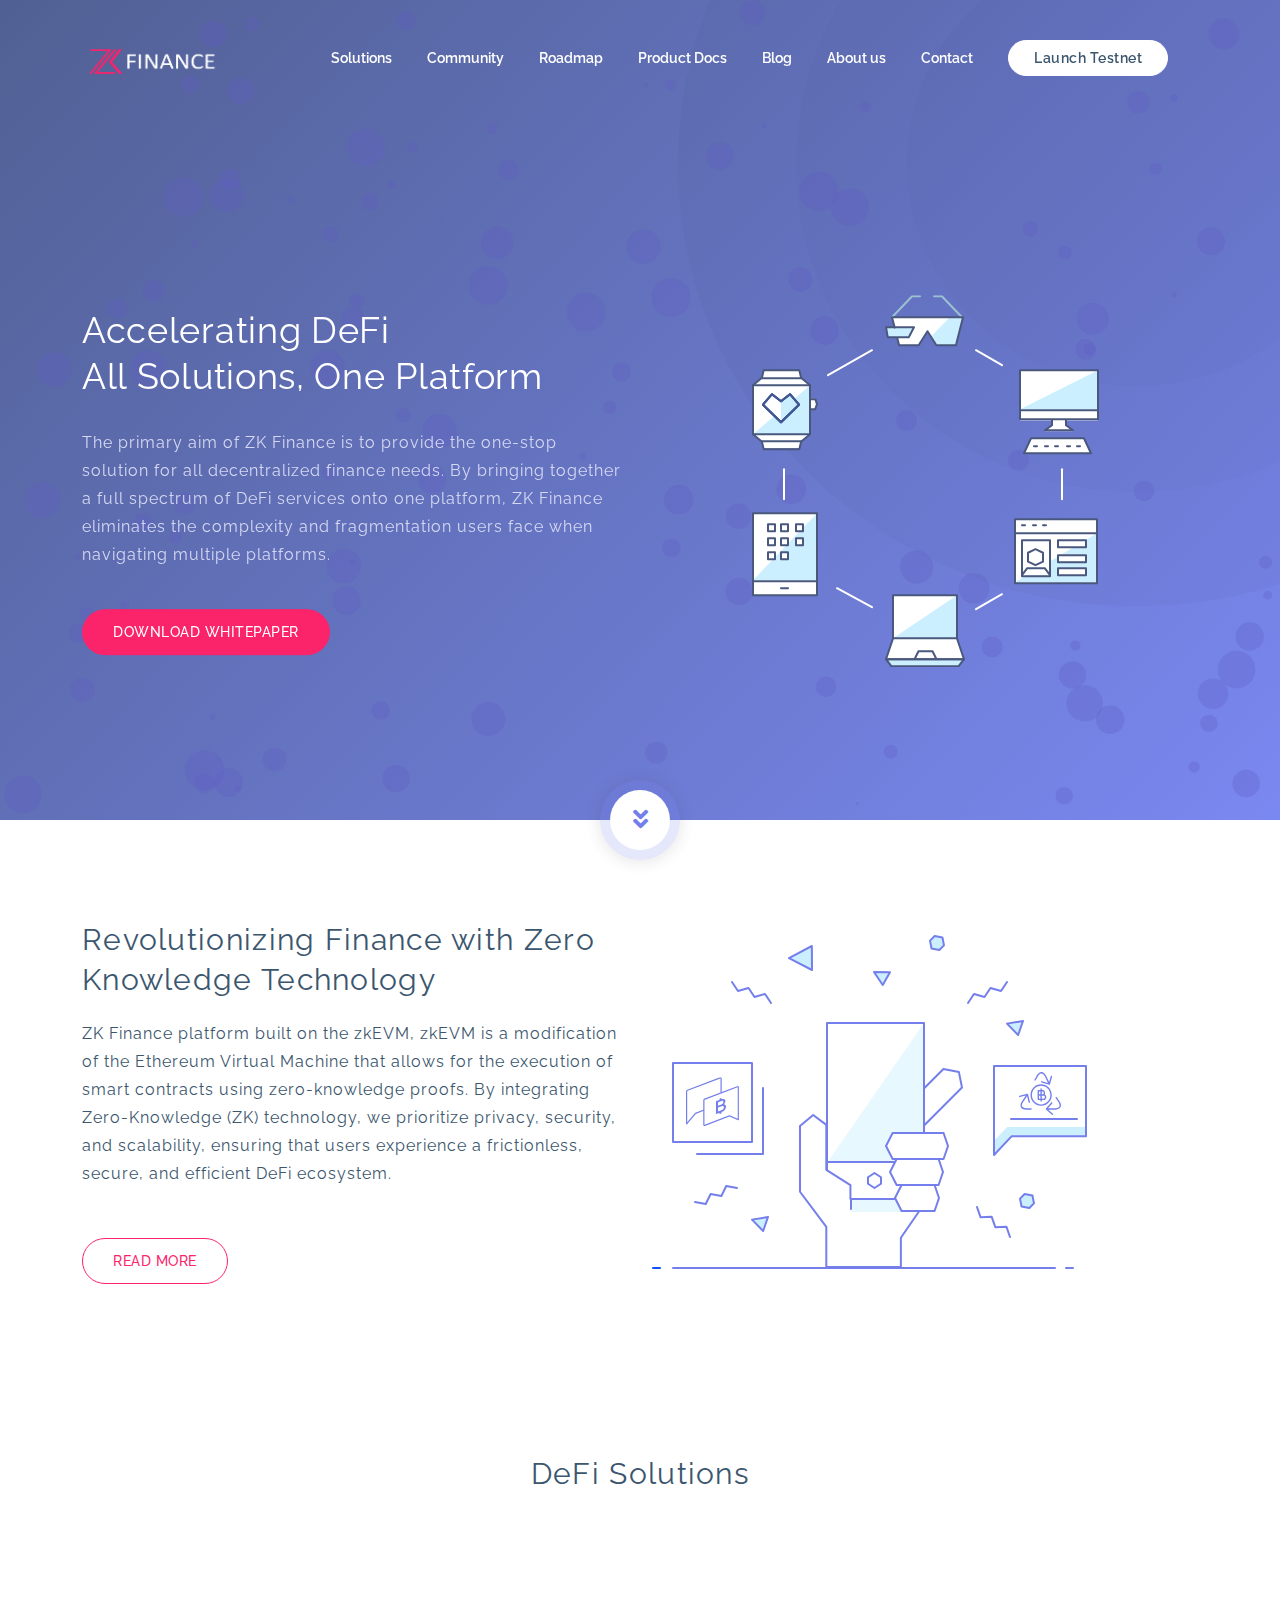
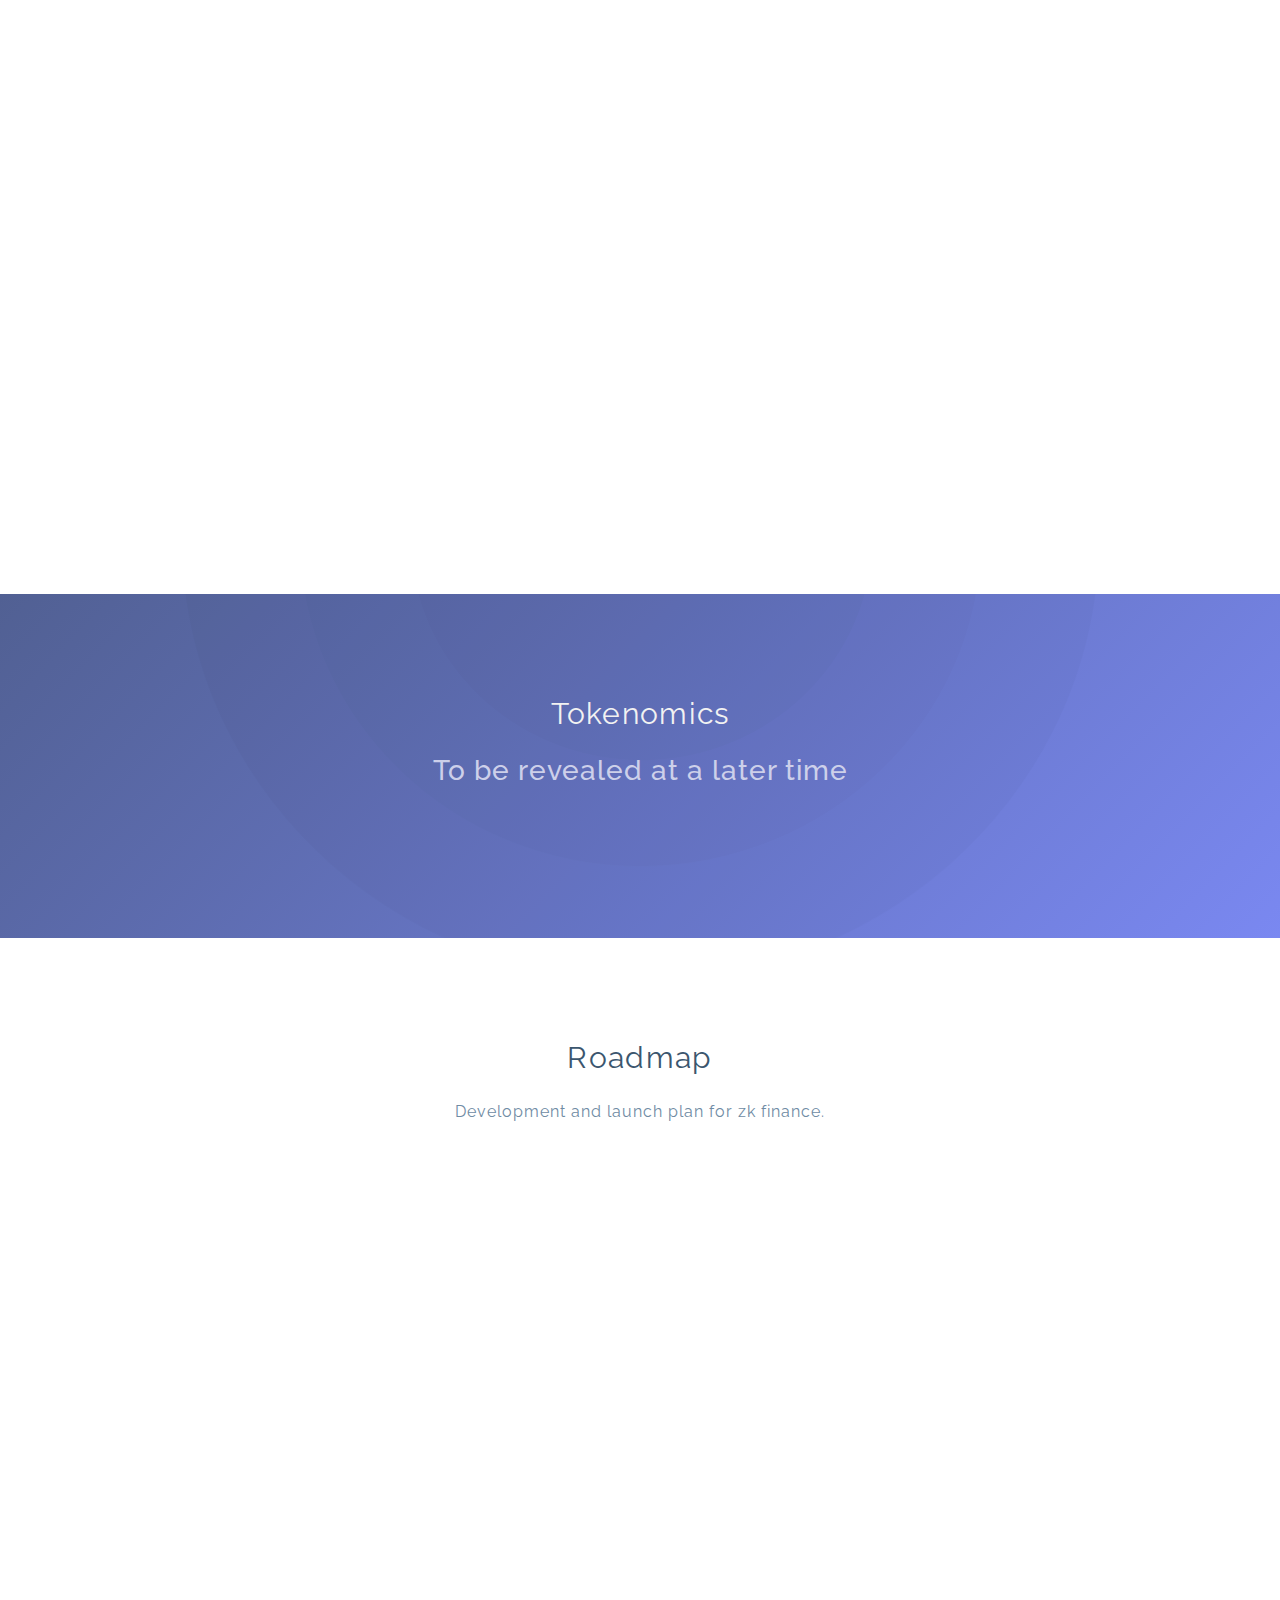
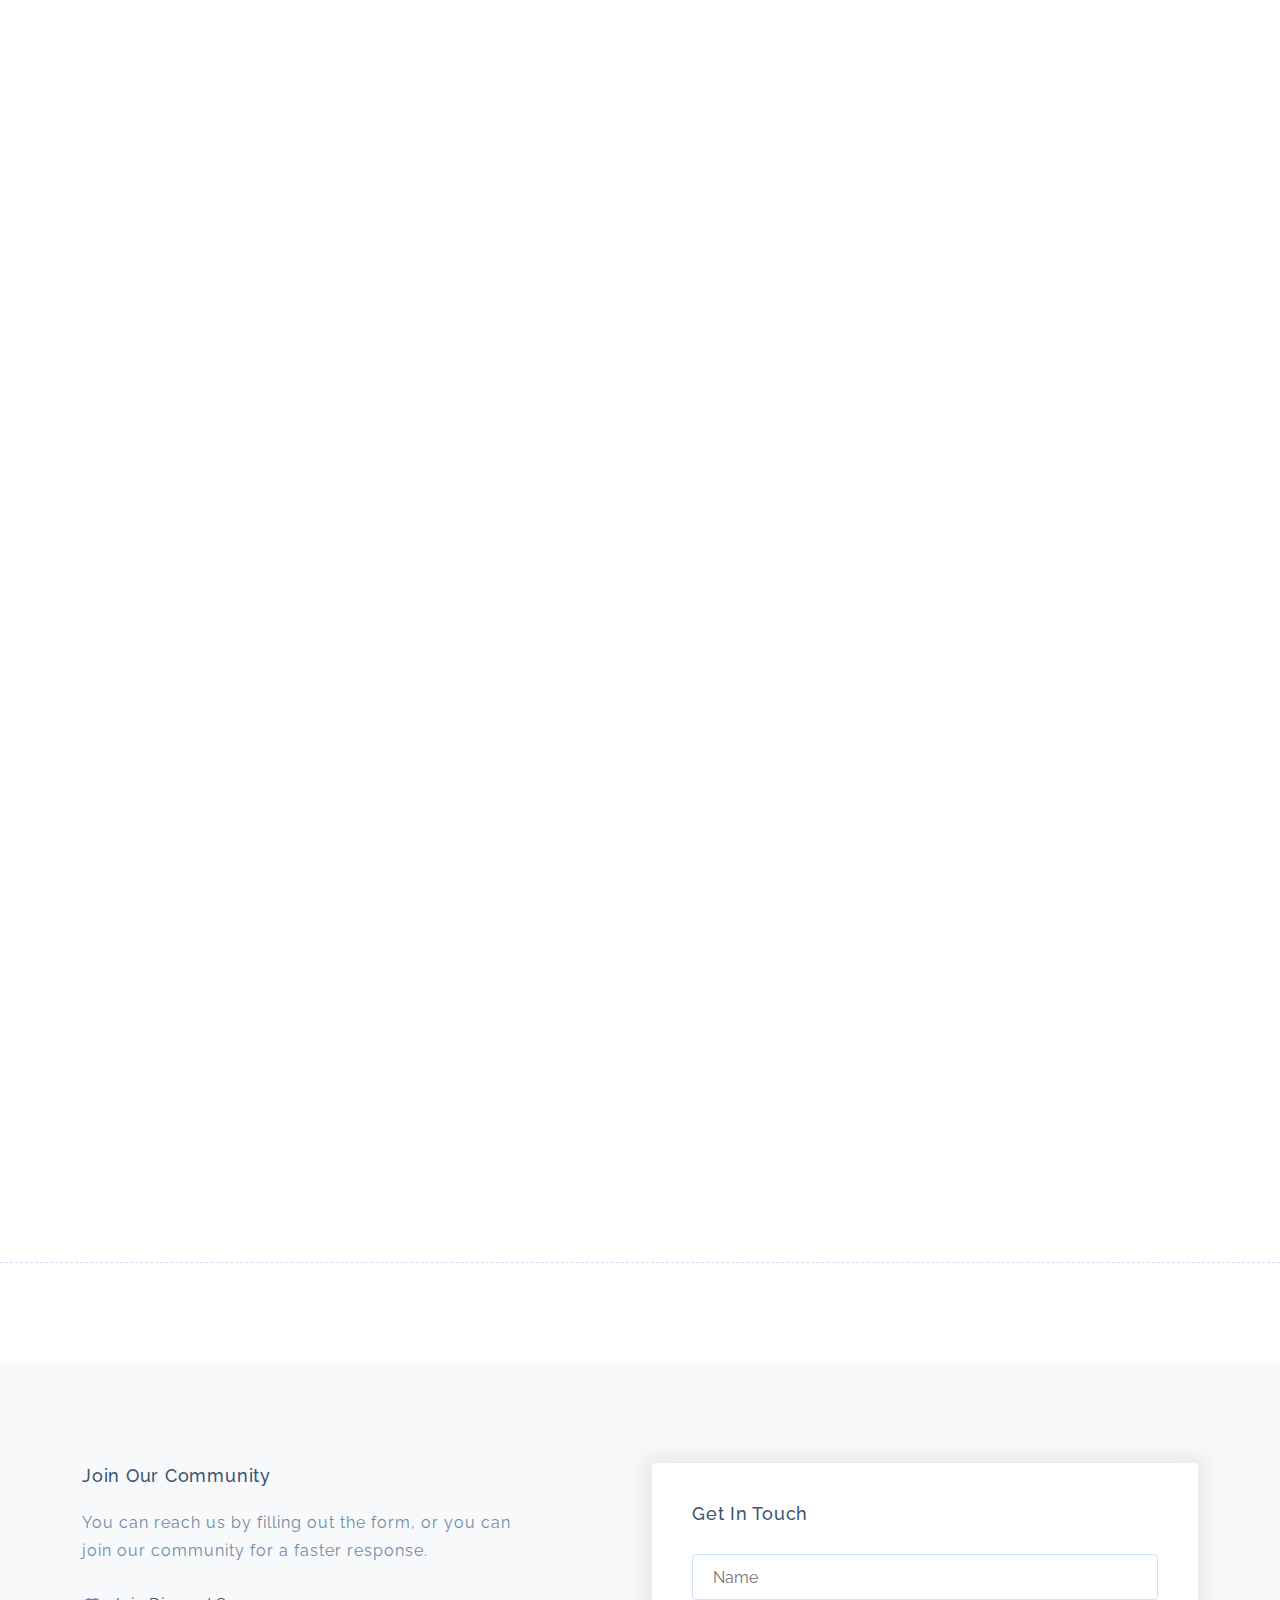
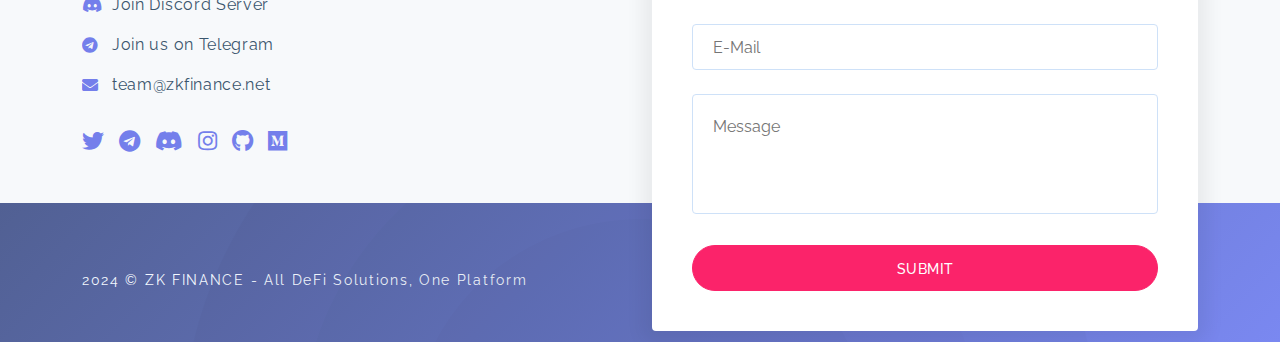
<file: index.html>
<!DOCTYPE html>
<html lang="en">

<head>
	<meta charset="UTF-8">
	<meta http-equiv="X-UA-Compatible" content="IE=edge">
	<meta name="viewport" content="width=device-width, initial-scale=1">
	<title>ZK FINANCE - DeFi built on zk-EVM</title>
	<meta name="description" content="zk finande is defi platform, built on zkEVM" />
	<meta name="keywords"
		content="zk finance, zkfinance, zkevm, zero knowledge, bitcoin, ethereum, token, zkps, defi, defi project" />
	<meta name="author" content="zkfinance" />

	<!-- Favicon -->
	<link rel="icon" type="image/png" href="assets/images/transparent_logo_purple.png" />

	<!-- Bootstrap & Plugins CSS -->
	<link href="assets/css/bootstrap.min.css" rel="stylesheet" type="text/css">
	<!-- <link href="assets/css/font-awesome.min.css" rel="stylesheet" type="text/css"> -->
	<link rel="stylesheet" href="https://cdnjs.cloudflare.com/ajax/libs/font-awesome/5.15.4/css/all.min.css">
	<link href="assets/css/owl.carousel.min.css" rel="stylesheet" type="text/css">
	<link href="assets/css/owl.theme.default.min.css" rel="stylesheet" type="text/css">

	<!-- Custom CSS -->
	<link href="assets/css/purple.css?v=1.4.0" rel="stylesheet" type="text/css">
</head>

<body>

	<div class="loading-wrapper">
		<div class="loading">
			<div></div>
			<div></div>
			<div></div>
		</div>
	</div>

	<!-- ***** Header Area Start ***** -->
	<header class="header-area">
		<div class="container">
			<div class="row">
				<div class="col-12 position-relative">
					<nav class="main-nav">
						<!-- ***** Logo Start ***** -->
						<a href="https://zkfinance.net/" class="logo">
							<!-- <img src="assets/images/logos/zk.png" class="light-logo" alt="Arda ICO"/> -->
							<img src="assets/images/logos/zk_finance_red_white.png" class="light-logo" alt="Arda ICO"
								width="140" height="35" />
							<img src="assets/images/logos/zk_finnance_red_dark.png" class="dark-logo" alt="Arda ICO"
								width="140" height="35" />
						</a>
						<!-- ***** Logo End ***** -->

						<!-- ***** Lang Start ***** -->
						<div class="lang">
							<!-- <div class="selected">
								<img src="assets/images/flags/en.png" alt="">
								<i class="fa fa-angle-down"></i>
							</div> -->
							<ul class="flag-list">
								<li>
									<a href="#">
										<img src="assets/images/flags/en.png" alt=""><span>EN</span>
									</a>
								</li>
								<li>
									<a href="#">
										<img src="assets/images/flags/ru.png" alt=""><span>RU</span>
									</a>
								</li>
								<li>
									<a href="#">
										<img src="assets/images/flags/br.png" alt=""><span>BR</span>
									</a>
								</li>
							</ul>
						</div>
						<!-- ***** Lang End ***** -->

						<!-- ***** Menu Start ***** -->
						<ul class="nav">
							<li><a href="#solutions">Solutions</a></li>
							<li><a href="#community">Community</a></li>
							<li><a href="#roadmap">Roadmap</a></li>
							<li><a href="#">Product Docs</a></li>
							<li><a href="#">Blog</a></li>
							<li><a href="#about">About us</a></li>
							<li><a href="#contact">Contact</a></li>

							<!-- before launch testnet -->
							<!-- <li><a href="portal.html" class="btn-nav-box" target="_blank">Launch Testnet</a></li> -->

							<!-- after launch testnet -->
							<li><a href="https://zk-finance-16dt.vercel.app/" class="btn-nav-box" target="_blank">Launch Testnet</a></li>

						</ul>
						<a class='menu-trigger'>
							<span>Menu</span>
						</a>
						<!-- ***** Menu End ***** -->
					</nav>
				</div>
			</div>
		</div>
	</header>
	<!-- ***** Header Area End ***** -->

	<!-- ***** Wellcome Area Start ***** -->
	<section class="welcome-area bg-top-right" id="welcome-1">
		<div class="header-token">
			<div class="container">
				<div class="row">
					<div class="col-lg-6 col-md-12 col-sm-12 col-12 align-self-center">
						<h1>Accelerating DeFi<br>All Solutions, One Platform</h1>
						<p>The primary aim of ZK Finance is to provide the one-stop solution for all
							decentralized finance needs. By bringing together a full spectrum of DeFi services
							onto one platform, ZK Finance eliminates the complexity and fragmentation users face when
							navigating multiple platforms. </p>
						<a href="ZKFinanceWhitePaper.pdf" class="btn-secondary-box" target="_blank">Download
							Whitepaper</a>
					</div>
					<div class="col-lg-6 col-md-12 col-sm-12 col-12 align-self-center">
						<div class="header-image">
							<img src="assets/images/header.svg" class="img-fluid d-block mx-auto" alt="">
						</div>
					</div>
				</div>
			</div>
		</div>
		<div class="scroll-to">
			<a href="#about">
				<i class="fa fa-angle-double-down" aria-hidden="true"></i>
			</a>
		</div>
	</section>
	<!-- ***** Wellcome Area End ***** -->

	<!-- ***** About Start ***** -->
	<section class="section" id="about">
		<div class="container">

			<div class="row m-bottom-70">
				<div class="col-lg-6 col-md-6 col-sm-12 align-self-center">
					<div class="left-heading">
						<h2 class="section-title">Revolutionizing Finance with Zero Knowledge Technology</h2>
					</div>
					<div class="left-text">
						<p class="dark"> ZK Finance platform built on the zkEVM, zkEVM is a modification of the Ethereum
							Virtual
							Machine that allows for the execution of smart contracts using zero-knowledge proofs. By
							integrating Zero-Knowledge (ZK) technology, we prioritize privacy, security,
							and scalability, ensuring that users experience a frictionless, secure, and efficient DeFi
							ecosystem.</p>
					</div>
					<a href="" target="_blank" class="btn-secondary-line mobile-bottom-fix">Read more</a>
				</div>
				<div class="col-lg-6 col-md-6 col-sm-12 align-self-center">
					<img src="assets/images/theme-1-ab.svg" class="img-fluid float-right" alt="Arda ICO">
				</div>
			</div>
		</div>
	</section>

	<!-- ***** About End ***** -->

	<!-- ***** Features Items Start ***** -->
	<section id="solutions">
		<div class="container">
			<div class="row">
				<div class="col-lg-12">
					<div class="center-heading">
						<h2 class="section-title">DeFi Solutions</h2>
					</div>
				</div>
				<div class="offset-lg-3 col-lg-6">
					<div class="center-text">
					</div>
				</div>
			</div>
		</div>
		<div class="row m-bottom-70">
			<div class="col-lg-3 col-md-6 col-sm-6 col-12">
				<div class="features-shadow" data-scroll-reveal="enter bottom move 30px over 0.6s after 0.2s">
					<div class="icon">
						<i class="fa fa-cube"></i>
					</div>
					<h5 class="features-title">Perpetual Decentralized Exchange</h5>
					<p>A decentralized exchange that allows for perpetual trading,users can trade without expiry dates
					</p>
				</div>
			</div>
			<div class="col-lg-3 col-md-6 col-sm-6 col-12">
				<div class="features-shadow" data-scroll-reveal="enter bottom move 30px over 0.6s after 0.4s">
					<div class="icon">
						<i class="fa fa-lock"></i>
					</div>
					<h5 class="features-title">NFTs Staking</h5>
					<p>A staking platform for non-fungible tokens (NFTs) where users can stake their NFTs to earn
						rewards.</p>
				</div>
			</div>
			<div class="col-lg-3 col-md-6 col-sm-6 col-12">
				<div class="features-shadow" data-scroll-reveal="enter bottom move 30px over 0.6s after 0.6s">
					<div class="icon">
						<i class="fa fa-globe"></i>
					</div>
					<h5 class="features-title">Auto Compounding</h5>
					<p>Allows users to automatically reinvest their interest and rewards back into the platform to earn
						even more rewards.</p>
				</div>
			</div>
			<div class="col-lg-3 col-md-6 col-sm-6 col-12">
				<div class="features-shadow" data-scroll-reveal="enter bottom move 30px over 0.6s after 0.8s">
					<div class="icon">
						<i class="fa fa-server"></i>
					</div>
					<h5 class="features-title">Dex Aggregator</h5>
					<p>A decentralized exchange aggregator that allows users to access multiple decentralized exchanges
						from one platform</p>
				</div>
			</div>
			<div class="col-lg-3 col-md-6 col-sm-6 col-12">
				<div class="features-shadow" data-scroll-reveal="enter bottom move 30px over 0.6s after 0.2s">
					<div class="icon">
						<i class="fas fa-building"></i>
					</div>
					<h5 class="features-title">Decentralized Exchange</h5>
					<p>A decentralized exchange (DEX) where users can trade digital assets.</p>
				</div>
			</div>
			<div class="col-lg-3 col-md-6 col-sm-6 col-12">
				<div class="features-shadow" data-scroll-reveal="enter bottom move 30px over 0.6s after 0.4s">
					<div class="icon">
						<i class="fab fa-connectdevelop"></i>
					</div>
					<h5 class="features-title">Staking</h5>
					<p>A staking platform where users can stake their digital assets to earn rewards</p>
				</div>
			</div>
			<div class="col-lg-3 col-md-6 col-sm-6 col-12">
				<div class="features-shadow" data-scroll-reveal="enter bottom move 30px over 0.6s after 0.6s">
					<div class="icon">
						<i class="fas fa-money-check-alt"></i>
					</div>
					<h5 class="features-title">Borrowing Lending</h5>
					<p>Allows users to lend and borrow digital assets using smart contracts</p>
				</div>
			</div>
			<div class="col-lg-3 col-md-6 col-sm-6 col-12">
				<div class="features-shadow" data-scroll-reveal="enter bottom move 30px over 0.6s after 0.8s">
					<div class="icon">
						<i class="fas fa-wallet"></i>
					</div>
					<h5 class="features-title">DeFi Wallet
						<p>Allows users to manage their digital assets and access DeFi services from one wallet.</p>
				</div>
			</div>
		</div>
	</section>
	<!-- ***** Features Items End ***** -->

	<section class="section gradient" id="token-sale">
		<div class="container">
			<div class="row">
				<div class="col-lg-12">
					<div class="center-heading colored">
						<h2 class="section-title">Tokenomics</h2>
					</div>
				</div>
				<div class="offset-lg-3 col-lg-6">
					<div class="center-text colored">
						<h3>To be revealed at a later time</h3>
					</div>
				</div>
			</div>
		</div>
	</section>

	<!-- ***** Token Sale Start ***** -->
	<!-- <section class="section gradient" id="token-sale">
		<div class="container">
			<div class="row">
				<div class="col-lg-12">
					<div class="center-heading colored">
						<h2 class="section-title">Token Sale</h2>
					</div>
				</div>
				<div class="offset-lg-3 col-lg-6">
					<div class="center-text colored">
						<p>Fusce placerat pretium mauris, vel sollicitudin elit lacinia vitae. Quisque sit amet nisi
							erat. </p>
					</div>
				</div>
			</div>
			<div class="row">
				<div class="col-lg-12">
					<div class="box">
						<div class="row"> -->
	<!-- ***** Token Progress and Info Start ***** -->
	<!-- <div class="col-lg-6 col-md-6 cols-m-12"> -->
	<!-- ***** Token Progress Start ***** -->
	<!-- <div class="token-progress">
									<ul id="test">
										<li class="progress-active" data-progress="50%"></li>
										<li class="item complate" data-position="0%">
											<strong>0</strong>
											<span>Start</span>
										</li>
										<li class="item complate" data-position="25%">
											<strong>$2 M</strong>
											<span>Pre Sale</span>
										</li>
										<li class="item complate" data-position="48%">
											<strong>$12 M</strong>
											<span>Soft Cap</span>
										</li>
										<li class="item" data-position="73%"></li>
									</ul>
								</div> -->
	<!-- ***** Token Progress End ***** -->

	<!-- ***** Token Info Table Start ***** -->
	<!-- <div class="token-info">
									<div class="item">
										<strong>Token</strong>
										<span>ZKFI</span>
									</div>
									<div class="item">
										<strong>Total Supply</strong>
										<span>500,000,000</span>
									</div>
									<div class="item">
										<strong>Accepted Tokens</strong>
										<span>BTC, ETH, ETC, NEM, EOS</span>
									</div>
									<div class="item">
										<strong>Project Protocol</strong>
										<span>ETH, ETC - ARD 20</span>
									</div> -->
	<!-- <div class="item">
										<strong>Circulation Supply</strong>
										<span>37.000.000 ARD ETH</span>
									</div>
									<div class="item">
										<strong>Maximum Cap</strong>
										<span>60 M USD</span>
									</div>
								</div> -->
	<!-- ***** Token Info Table End ***** -->
	<!-- </div> -->
	<!-- ***** Token Progress and Info End ***** -->

	<!-- ***** Token Countdown and Payment Start ***** -->
	<!-- <div class="col-lg-6 col-md-6 cols-m-12">
								<div class="token">
									<h6 class="title">ICO SALE IS OPEN</h6> -->
	<!-- ***** Countdown Start ***** -->
	<!-- <ul class="countdown">
										<li>
											<span class="days">00</span>
											<p class="days_ref">days</p>
										</li>
										<li class="seperator"></li>
										<li>
											<span class="hours">00</span>
											<p class="hours_ref">hours</p>
										</li>
										<li class="seperator"></li>
										<li>
											<span class="minutes">00</span>
											<p class="minutes_ref">minutes</p>
										</li>
										<li class="seperator"></li>
										<li>
											<span class="seconds">00</span>
											<p class="seconds_ref">seconds</p>
										</li>
									</ul> -->
	<!-- ***** Countdown End ***** -->
	<!-- <div class="token-payment">
										<span>Select Payment Method</span>
										<div class="radios">
											<div class="form-radio">
												<input type="radio" id="check1" name="payment" checked="" />
												<label for="check1">
													<i class="fa fa-bitcoin"></i>
												</label>
											</div>
											<div class="form-radio">
												<input type="radio" id="check2" name="payment" />
												<label for="check2">
													<i class="fa fa-paypal"></i>
												</label>
											</div>
											<div class="form-radio">
												<input type="radio" id="check3" name="payment" />
												<label for="check3">
													<i class="fa fa-cc-visa"></i>
												</label>
											</div>
										</div>
										<a href="purple-block-explorer.html" class="btn-primary-line">PURCHASE TOKEN
											NOW</a>
									</div>
								</div>
							</div> -->
	<!-- ***** Token Countdown and Payment End ***** -->
	<!-- </div>
					</div>
				</div>
			</div>
		</div>
	</section> -->
	<!-- ***** Token Sale End ***** -->


	<!-- ***** Roadmap Start ***** -->
	<section class="section" id="roadmap">
		<div class="container">
			<div class="row">
				<div class="col-lg-12">
					<div class="center-heading">
						<h2 class="section-title">Roadmap</h2>
					</div>
				</div>
				<div class="offset-lg-3 col-lg-6">
					<div class="center-text">
						<p>Development and launch plan for zk finance.
						</p>
					</div>
				</div>
			</div>
		</div>
		<div class="roadmap-full">
			<div class="roadmap-item-full" data-scroll-reveal="enter bottom move 50px over 0.6s after 0.3s">
				<div class="container">
					<div class="row">
						<div class="col-lg-3 col-md-3 col-sm-12">
							<h6 class="date">Q3 2023 - Q1 2024</h6>
						</div>
						<div class="col-lg-2 col-md-2 col-sm-12 position-relative">
							<div class="status complate"></div>
						</div>
						<div class="col-lg-7 col-md-7 col-sm-12">
							<p><b>Research Phase</b></br> - Technical Research on zkEVM and Zero knowledge
								technology.</br> - Project Idea and Conceptualization.</br> - Product Finalization </br>
								- Workflow Design </br> - Operating Model Design.
							</p>
						</div>
					</div>
				</div>
			</div>
			<div class="roadmap-item-full" data-scroll-reveal="enter bottom move 50px over 0.6s after 0.3s">
				<div class="container">
					<div class="row">
						<div class="col-lg-3 col-md-3 col-sm-12">
							<h6 class="date">Q2 2024</h6>
						</div>
						<div class="col-lg-2 col-md-2 col-sm-12 position-relative">
							<div class="status complate"></div>
						</div>
						<div class="col-lg-7 col-md-7 col-sm-12">
							<p><b>Development Phase</b></br> - Website development and launch </br> - Whitepaper
								design</br> - Social
								Media Creation </br> - Pre-Alpha testnet development for Auto Compounding Staking</p>
						</div>
					</div>
				</div>
			</div>
			<div class="roadmap-item-full" data-scroll-reveal="enter bottom move 50px over 0.6s after 0.3s">
				<div class="container">
					<div class="row">
						<div class="col-lg-3 col-md-3 col-sm-12">
							<h6 class="date">Q3 2024</h6>
						</div>
						<div class="col-lg-2 col-md-2 col-sm-12 position-relative">
							<div class="status complate"></div>
						</div>
						<div class="col-lg-7 col-md-7 col-sm-12">
							<p><b>Private Funding and Testnet Launch</b></br> - Seed Sale Round </br> - Private Sale
								</br> -
								Pre-Alpha testnet launch for Auto Compounding Staking </br> - Public testnet development
							</p>
						</div>
					</div>
				</div>
			</div>
			<div class="roadmap-item-full" data-scroll-reveal="enter bottom move 50px over 0.6s after 0.3s">
				<div class="container">
					<div class="row">
						<div class="col-lg-3 col-md-3 col-sm-12">
							<h6 class="date">Q4 2024</h6>
						</div>
						<div class="col-lg-2 col-md-2 col-sm-12 position-relative">
							<div class="status"></div>
						</div>
						<div class="col-lg-7 col-md-7 col-sm-12">
							<p><b>Community Expansion</b></br> - Public Testnet Launch For Auto Compound Staking</br> -
								Community
								Incentives & Airdrop</br> -
								Mainnet Launch for Auto Compound Staking</br> -
								Community building and marketing</br> - Ecosystem Partnership</br> -
								Token
								Launch</p>
						</div>
					</div>
				</div>
			</div>
			<div class="roadmap-item-full" data-scroll-reveal="enter bottom move 50px over 0.6s after 0.3s">
				<div class="container">
					<div class="row">
						<div class="col-lg-3 col-md-3 col-sm-12">
							<h6 class="date">Q1 2025</h6>
						</div>
						<div class="col-lg-2 col-md-2 col-sm-12 position-relative">
							<div class="status"></div>
						</div>
						<div class="col-lg-7 col-md-7 col-sm-12">
							<p><b>Product Launch Phase</b></br> - Perpetual DEX </br> - NFT STAKING</br> - Staking
								</br> - Dex Aggregator </br> - Product Partnership</p>
						</div>
					</div>
				</div>
			</div>
			<div class="roadmap-item-full" data-scroll-reveal="enter bottom move 50px over 0.6s after 0.3s">
				<div class="container">
					<div class="row">
						<div class="col-lg-3 col-md-3 col-sm-12">
							<h6 class="date">2025</h6>
						</div>
						<div class="col-lg-2 col-md-2 col-sm-12 position-relative">
							<div class="status"></div>
						</div>
						<div class="col-lg-7 col-md-7 col-sm-12">
							<p><b>More Product and New Exchanges Listing</b></p>
						</div>
					</div>
				</div>
			</div>
		</div>
	</section>
	<!-- ***** Roadmap End ***** -->

	<!-- ***** Telegram Parallax Start ***** -->
	<!-- <section class="parallax" id="community">
		<div class="parallax-content">
			<div class="container">
				<div class="row">
					<div class="col-lg-12">
						<h1 class="section-title">Join Us On Telegram</h1>
					</div>
					<div class="offset-lg-3 col-lg-6">
						<p>Join our Telegram community for the latest updates, discussions and get involved in shaping
							the future of DeFi</p>
						<div class="offset-lg-3 col-lg-6">
							<a href="https://t.me/ZkFiOfficial" target="_blank" class="btn-white-line">Join Us On
								Telegram</a>
						</div>
					</div>
				</div>
			</div>
	</section> -->
	<!-- ***** Telegram Parallax End ***** -->


	<!-- ***** Contact & Footer Start ***** -->
	<footer id="contact">
		<div class="footer-top">
			<div class="container">
				<div class="row">
					<div class="col-lg-5 col-md-12 col-sm-12">
						<div class="contact" id="community">
							<h3 class="section-title">Join Our Community</h3>
							<p>You can reach us by filling out the form, or you can join our community for a faster
								response.</p>
							<ul class="list">
								<li><a href="https://discord.com/invite/3HXQdTXCKD" target="_blank"><i
											class="fab fa-discord"></i>Join Discord Server</a></li>
								<li><a href="https://t.me/ZkFiOfficial" target="_blank"><i
											class="fab fa-telegram"></i>Join us on Telegram</a></li>
								<li><a href="javascript:void(0);"><i class="fas fa-envelope"></i>team@zkfinance.net</a>
								</li>
							</ul>
							<ul class="social">
								<li><a href="https://twitter.com/ZkFiOfficial" target="_blank"><i
											class="fab fa-twitter"></i></a></li>
								<li><a href="https://t.me/ZkFiOfficial" target="_blank"><i
											class="fab fa-telegram"></i></a></li>
								<li><a href="https://discord.com/invite/3HXQdTXCKD" target="_blank"><i
											class="fab fa-discord"></i></a></li>
								<li><a href="https://www.instagram.com/zkfinance/" target="_blank"><i
											class="fab fa-instagram"></i></a></li>
								<li><a href="https://github.com/zkfinancee" target="_blank"><i
											class="fab fa-github"></i></a></li>
								<li><a href="https://medium.com/@ZkFiOfficial" target="_blank"><i
											class="fab fa-medium"></i></a></li>
							</ul>
						</div>
					</div>
					<div class="offset-lg-1 col-lg-6 col-md-12 col-sm-12">
						<div class="contact-form">
							<h3 class="section-title">Get In Touch</h3>
							<div class="form-element">
								<input type="text" placeholder="Name">
							</div>
							<div class="form-element">
								<input type="email" placeholder="E-Mail">
							</div>
							<div class="form-element">
								<textarea placeholder="Message"></textarea>
							</div>
							<div class="form-element">
								<button class="btn-secondary-box">Submit</button>
							</div>
						</div>
					</div>
				</div>
			</div>
		</div>
		<div class="footer-bottom">
			<div class="container">
				<div class="row">
					<div class="col-lg-5">
						<p class="copyright">2024 © ZK FINANCE - All DeFi Solutions, One Platform</p>
					</div>
				</div>
			</div>
		</div>
	</footer>
	<!-- ***** Contact & Footer End ***** -->


	<!-- jQuery -->
	<script src="assets/js/jquery-3.6.0.min.js"></script>

	<!-- Bootstrap -->
	<script src="assets/js/popper.js"></script>
	<script src="assets/js/bootstrap.min.js"></script>

	<!-- Plugins -->
	<script src="assets/js/particles.min.js"></script>
	<script src="assets/js/scrollreveal.min.js"></script>
	<script src="assets/js/jquery.downCount.js"></script>
	<script src="assets/js/parallax.min.js"></script>
	<script src="assets/js/owl.carousel.min.js"></script>

	<!-- Global Init -->
	<script src="assets/js/particle-purple.js"></script>
	<script src="assets/js/custom.js"></script>
</body>

</html>
</file>
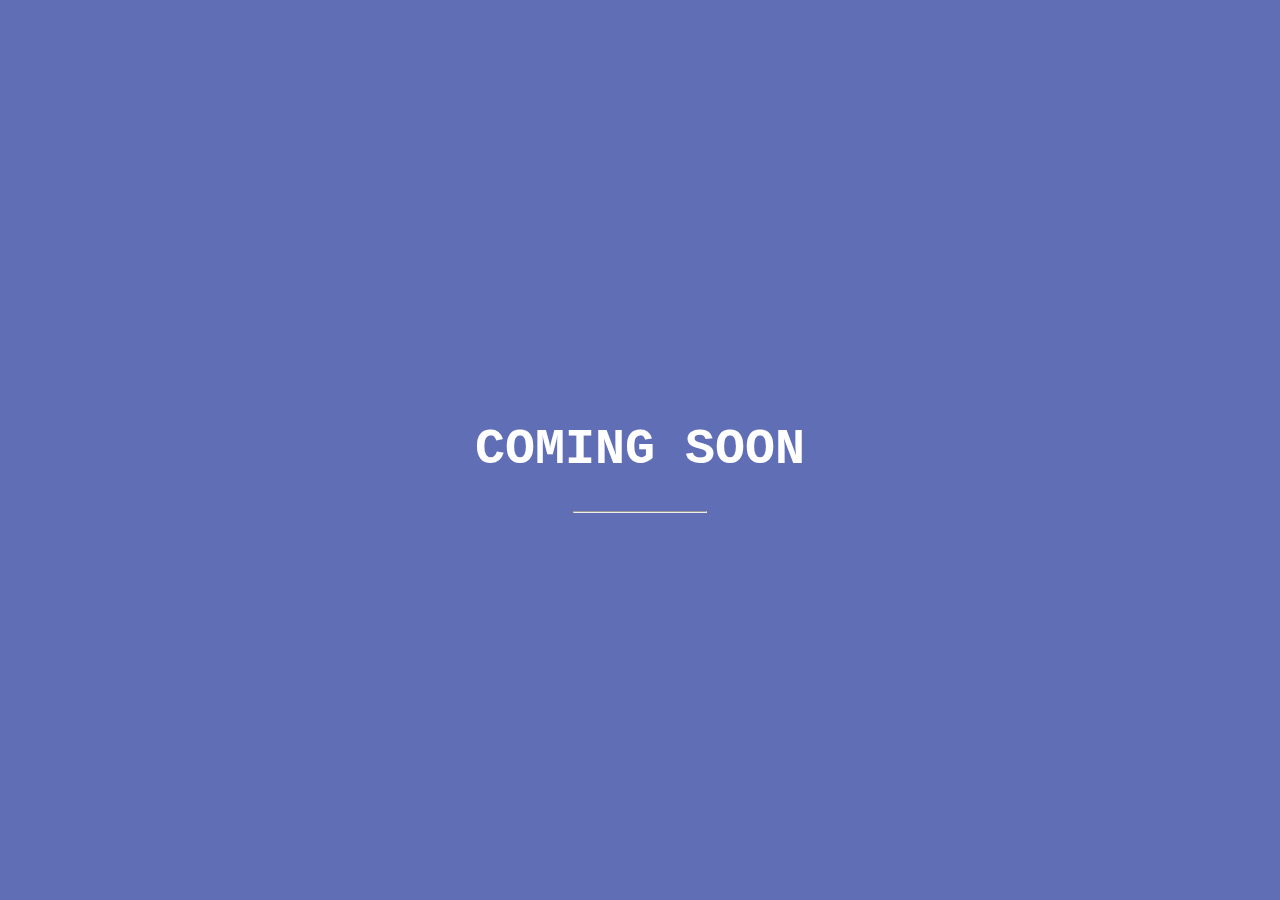
<file: about.html>
<!DOCTYPE html>
<html>
<style>
body, html {
  height: 100%;
  margin: 0;
}

.bgimg {
  background-color: #606eb5;
  height: 100%;
  background-position: center;
  background-size: cover;
  position: relative;
  color: white;
  font-family: "Courier New", Courier, monospace;
  font-size: 25px;
}

.topleft {
  position: absolute;
  top: 0;
  left: 16px;
}

.bottomleft {
  position: absolute;
  bottom: 0;
  left: 16px;
}

.middle {
  position: absolute;
  top: 50%;
  left: 50%;
  transform: translate(-50%, -50%);
  text-align: center;
}

hr {
  margin: auto;
  width: 40%;
}
</style>
<body>

<div class="bgimg">
  <div class="topleft">
  </div>
  <div class="middle">
    <h1>COMING SOON</h1>
<hr/>

  </div>
  <div class="bottomleft">
 
  </div>
</div>

</body>
</html>
</file>
<file: assets/css/purple.css>
@import url("https://fonts.googleapis.com/css?family=Raleway:300,400,500,600,700");
html, body, div, span, applet, object, iframe, h1, h2, h3, h4, h5, h6, p, blockquote, div pre,
a, abbr, acronym, address, big, cite, code, del, dfn, em, font, img, ins, kbd, q,
s, samp, small, strike, strong, sub, sup, tt, var, b, u, i, center, dl, dt, dd, ol, ul, li,
figure, header, nav, section, article, aside, footer, figcaption {
  margin: 0;
  padding: 0;
  border: 0;
  outline: 0;
}

.clearfix:after {
  content: ".";
  display: block;
  clear: both;
  visibility: hidden;
  line-height: 0;
  height: 0;
}

.clearfix {
  display: inline-block;
}

html[xmlns] .clearfix {
  display: block;
}

* html .clearfix {
  height: 1%;
}

ul, li {
  padding: 0;
  margin: 0;
  list-style: none;
}

header {
  display: block;
  padding: 10px 20px;
}

nav, section, article, aside, footer, hgroup {
  display: block;
}

* {
  box-sizing: border-box;
}

html, body {
  font-family: "Raleway", sans-serif;
  font-weight: 400;
  background-color: #fff;
  font-size: 16px;
  -ms-text-size-adjust: 100%;
  -webkit-font-smoothing: antialiased;
  -moz-osx-font-smoothing: grayscale;
}

a {
  text-decoration: none !important;
}

h1, h2, h3, h4, h5, h6 {
  margin-top: 0px;
  margin-bottom: 0px;
}

ul {
  margin-bottom: 0px;
}

/* 
---------------------------------------------
pre-loader
--------------------------------------------- 
*/
.loading-wrapper {
  position: fixed;
  width: 100%;
  height: 100%;
  color: white;
  font-size: 16px;
  background-image: linear-gradient(134deg, #516093 0%, #7A88F1 100%);
  z-index: 99999;
  -webkit-transition: all 0.3s ease 0s;
  -moz-transition: all 0.3s ease 0s;
  -o-transition: all 0.3s ease 0s;
  transition: all 0.3s ease 0s;
}

.loading {
  left: 0;
  top: 0;
  right: 0;
  bottom: 0;
  display: block;
  position: absolute;
  margin: auto;
  width: 50px;
  height: 50px;
}

.loading > div {
  background-color: #fff;
  width: 10px;
  height: 10px;
  border-radius: 100%;
  -webkit-animation-fill-mode: both;
  animation-fill-mode: both;
  position: absolute;
  opacity: 0;
  width: 50px;
  height: 50px;
  -webkit-animation: loading 1s 0s linear infinite;
  animation: loading 1s 0s linear infinite;
}

.loading > div:nth-child(2) {
  -webkit-animation-delay: 0.33333s;
  animation-delay: 0.33333s;
}

.loading > div:nth-child(3) {
  -webkit-animation-delay: 0.66666s;
  animation-delay: 0.66666s;
}

@-webkit-keyframes loading {
  0% {
    opacity: 0;
    -webkit-transform: scale(0);
    transform: scale(0);
  }
  5% {
    opacity: 1;
  }
  100% {
    -webkit-transform: scale(1);
    transform: scale(1);
    opacity: 0;
  }
}
@keyframes loading {
  0% {
    opacity: 0;
    -webkit-transform: scale(0);
    transform: scale(0);
  }
  5% {
    opacity: 1;
  }
  100% {
    opacity: 0;
  }
}
/* 
---------------------------------------------
global styles
--------------------------------------------- 
*/
::selection {
  background: #747FEB;
  color: #fff;
}

::-moz-selection {
  background: #747FEB;
  color: #fff;
}

.m-bottom-100 {
  margin-bottom: 100px;
}

.m-bottom-60 {
  margin-bottom: 60px;
}

.m-bottom-70 {
  margin-bottom: 70px;
}

.m-bottom-30 {
  margin-bottom: 30px;
}

.m-bottom-0 {
  margin-bottom: 0px !important;
}

.table-striped tbody tr:nth-of-type(odd) {
  background: #F3F8FF;
}

.section {
  padding-top: 100px;
  padding-bottom: 100px;
}

.bg-bottom {
  background: url(../images/section-bg.png);
  background-position: center bottom;
  background-repeat: no-repeat;
  background-size: cover;
}

.bg-top {
  background: url(../images/section-bg.png);
  background-position: center top;
  background-repeat: no-repeat;
}

.left-heading.light .section-title {
  color: #ffffff;
}
.left-heading .section-title {
  font-weight: 400;
  font-size: 30px;
  color: #3B566E;
  letter-spacing: 1.3px;
  line-height: 40px;
  margin-bottom: 20px;
}

.center-heading {
  text-align: center;
}
.center-heading .section-title {
  font-weight: 400;
  font-size: 30px;
  color: #3B566E;
  letter-spacing: 1.3px;
  line-height: 40px;
  margin-bottom: 20px;
}
.center-heading.colored .section-title {
  color: #ffffff;
}

.left-text {
  font-weight: 400;
  font-size: 16px;
  color: #6F8BA4;
  line-height: 28px;
  letter-spacing: 1px;
  margin-bottom: 50px;
}
.left-text.light {
  color: #D5D8F3;
}
.left-text p {
  margin-bottom: 30px;
}
.left-text p.dark {
  color: #3B566E;
}
.left-text ul {
  color: #D5D8F3;
  font-weight: 600;
  font-size: 14px;
  letter-spacing: 1.18px;
  margin-bottom: 30px;
}
.left-text ul li {
  height: 32px;
  line-height: 32px;
  position: relative;
  padding-left: 30px;
  -webkit-transition: all 0.3s ease 0s;
  -moz-transition: all 0.3s ease 0s;
  -o-transition: all 0.3s ease 0s;
  transition: all 0.3s ease 0s;
}
.left-text ul li:before {
  position: absolute;
  left: 0px;
  content: "\f178";
  font-family: FontAwesome;
  height: 38px;
  line-height: 38px;
}
.left-text ul li:hover {
  padding-left: 40px;
}

.center-text {
  text-align: center;
  font-weight: 400;
  font-size: 16px;
  color: #6F8BA4;
  line-height: 28px;
  letter-spacing: 1px;
  margin-bottom: 50px;
}
.center-text.colored {
  color: #D5D8F3;
}
.center-text p {
  margin-bottom: 30px;
}

.gradient {
  background-image: linear-gradient(134deg, #516093 0%, #7A88F1 100%);
  position: relative;
}
.gradient:before {
  content: "";
  position: absolute;
  width: 100%;
  height: 100%;
  background: url(../images/section-bg-top.png) center top no-repeat;
  top: 0px;
  left: 0px;
}

.align-self-center {
  -ms-flex-item-align: center !important;
  align-self: center !important;
}

@media (max-width: 991px) {
  html, body {
    overflow-x: hidden;
  }

  .mobile-bottom-fix {
    margin-bottom: 60px;
  }
}
/* 
---------------------------------------------
buttons
--------------------------------------------- 
*/
.btn-secondary-box {
  display: inline-block;
  height: 46px;
  line-height: 45px;
  text-align: center;
  -webkit-border-radius: 100px;
  -moz-border-radius: 100px;
  border-radius: 100px;
  position: relative;
  border: 1px solid #FB236A;
  background: #FB236A;
  font-weight: 500;
  font-size: 14px;
  color: #fff;
  letter-spacing: 0.5px;
  text-transform: uppercase;
  -webkit-transition: all 0.3s ease 0s;
  -moz-transition: all 0.3s ease 0s;
  -o-transition: all 0.3s ease 0s;
  transition: all 0.3s ease 0s;
  padding-left: 30px;
  padding-right: 30px;
  outline: none !important;
  cursor: pointer;
}
.btn-secondary-box:hover {
  border: 1px solid #fff;
  background: none;
  color: #fff;
}

.btn-secondary-line {
  display: inline-block;
  height: 46px;
  line-height: 45px;
  text-align: center;
  -webkit-border-radius: 100px;
  -moz-border-radius: 100px;
  border-radius: 100px;
  position: relative;
  border: 1px solid #FB236A;
  font-weight: 500;
  font-size: 14px;
  color: #FB236A;
  letter-spacing: 0.5px;
  text-transform: uppercase;
  -webkit-transition: all 0.3s ease 0s;
  -moz-transition: all 0.3s ease 0s;
  -o-transition: all 0.3s ease 0s;
  transition: all 0.3s ease 0s;
  padding-left: 30px;
  padding-right: 30px;
  outline: none !important;
  cursor: pointer;
}
.btn-secondary-line:hover {
  background: #FB236A;
  color: #fff;
}

.btn-primary-line {
  width: 100%;
  display: inline-block;
  height: 46px;
  line-height: 45px;
  text-align: center;
  -webkit-border-radius: 100px;
  -moz-border-radius: 100px;
  border-radius: 100px;
  position: relative;
  border: 1px solid #747FEB;
  font-weight: 500;
  font-size: 14px;
  color: #747FEB;
  letter-spacing: 0.5px;
  text-transform: uppercase;
  -webkit-transition: all 0.3s ease 0s;
  -moz-transition: all 0.3s ease 0s;
  -o-transition: all 0.3s ease 0s;
  transition: all 0.3s ease 0s;
  outline: none !important;
  cursor: pointer;
}
.btn-primary-line:hover {
  background: #747FEB;
  color: #fff;
}

.btn-white-line {
  display: inline-block;
  height: 46px;
  line-height: 45px;
  text-align: center;
  -webkit-border-radius: 100px;
  -moz-border-radius: 100px;
  border-radius: 100px;
  position: relative;
  border: 1px solid #fff;
  font-weight: 500;
  font-size: 14px;
  color: #fff;
  letter-spacing: 0.5px;
  text-transform: uppercase;
  -webkit-transition: all 0.3s ease 0s;
  -moz-transition: all 0.3s ease 0s;
  -o-transition: all 0.3s ease 0s;
  transition: all 0.3s ease 0s;
  outline: none !important;
  cursor: pointer;
  padding-left: 30px;
  padding-right: 30px;
}
.btn-white-line:hover {
  background: #fff;
  color: #3B566E;
}

.app-download {
  display: inline-block;
  margin-right: 10px;
}

/* 
---------------------------------------------
token box
--------------------------------------------- 
*/
.box {
  background: #fff;
  -webkit-border-radius: 4px;
  -moz-border-radius: 4px;
  border-radius: 4px;
  padding: 40px;
  position: relative;
  box-shadow: 0 1px 18px 10px rgba(0, 0, 0, 0.06);
  margin-bottom: 30px;
}
.box:before {
  content: "";
  position: absolute;
  width: 96%;
  height: 12px;
  background: #fff;
  opacity: 0.59;
  bottom: -11px;
  left: 0px;
  right: 0px;
  margin: auto;
  border-radius: 0px 0px 4px 4px;
  z-index: 2;
}
.box:after {
  content: "";
  position: absolute;
  width: 92%;
  height: 20px;
  background: #fff;
  opacity: 0.27;
  bottom: -20px;
  left: 0px;
  right: 0px;
  margin: auto;
  border-radius: 0px 0px 4px 4px;
  z-index: 1;
}
.box .token .title {
  display: block;
  text-align: center;
  font-weight: 500;
  font-size: 16px;
  letter-spacing: 1.4px;
  color: #747FEB;
  margin-bottom: 20px;
}
.box .token .countdown {
  text-align: center;
  margin-bottom: 40px;
}
.box .token .countdown li {
  display: inline-block;
  padding-left: 20px;
  padding-right: 20px;
}
.box .token .countdown li.seperator {
  border-left: 1px solid #CEE1F8;
  height: 52px;
  padding: 0px;
}
.box .token .countdown li span {
  font-weight: 300;
  font-size: 40px;
  color: #5A6066;
  letter-spacing: 3.5px;
}
.box .token .countdown li p {
  font-weight: 500;
  font-size: 12px;
  color: #BCBED4;
  text-transform: uppercase;
  margin-bottom: 0px;
}
.box .token .token-input {
  border: 1px solid #747FEB;
  height: 46px;
  overflow: hidden;
  -webkit-border-radius: 100px;
  -moz-border-radius: 100px;
  border-radius: 100px;
  position: relative;
  margin: auto;
}
.box .token .token-input input {
  position: absolute;
  left: 0px;
  top: 0px;
  height: 46px;
  width: 25%;
  outline: none;
  border: none;
  padding-left: 20px;
  font-weight: 500;
  font-size: 16px;
  letter-spacing: 2.07px;
  color: #5A6066;
}
.box .token .token-input .fa-plus {
  position: absolute;
  width: 10%;
  height: 24px;
  border: 1px solid #747FEB;
  left: 25%;
  top: -1px;
  line-height: 24px;
  text-align: center;
  background: #E6EEF2;
  cursor: pointer;
  font-size: 7px;
  color: #747FEB;
}
.box .token .token-input .fa-minus {
  position: absolute;
  width: 10%;
  height: 23px;
  border: 1px solid #747FEB;
  left: 25%;
  top: 22px;
  line-height: 24px;
  text-align: center;
  background: #E6EEF2;
  cursor: pointer;
  font-size: 7px;
  color: #747FEB;
}
.box .token .token-input button, .box .token .token-input a {
  position: absolute;
  width: 65%;
  top: 0px;
  left: 35%;
  height: 46px;
  background: none;
  border: none;
  outline: none;
  font-weight: 500;
  font-size: 12px;
  letter-spacing: 0.5px;
  color: #747FEB;
  cursor: pointer;
}
.box .token-progress {
  border-bottom: 1px solid #f5f5f5;
  height: 100px;
  margin-bottom: 20px;
  margin-top: 10px;
}
.box .token-progress ul {
  position: relative;
  height: 5px;
  background: #D7DEE4;
  -webkit-border-radius: 5px;
  -moz-border-radius: 5px;
  border-radius: 5px;
}
.box .token-progress ul .progress-active {
  position: absolute;
  height: 5px;
  background: #747FEB;
  -webkit-border-radius: 5px;
  -moz-border-radius: 5px;
  border-radius: 5px;
  width: 0%;
  -webkit-transition: all 0.3s ease 0s;
  -moz-transition: all 0.3s ease 0s;
  -o-transition: all 0.3s ease 0s;
  transition: all 0.3s ease 0s;
  padding-top: 0px;
}
.box .token-progress ul li.item {
  position: absolute;
  padding-top: 27px;
}
.box .token-progress ul li.item:before {
  content: "";
  position: absolute;
  width: 16px;
  height: 16px;
  background: #D7DEE4;
  -webkit-border-radius: 100px;
  -moz-border-radius: 100px;
  border-radius: 100px;
  top: -6px;
}
.box .token-progress ul li.item:after {
  content: "";
  position: absolute;
  width: 30px;
  height: 30px;
  background: #D7DEE4;
  -webkit-border-radius: 100px;
  -moz-border-radius: 100px;
  border-radius: 100px;
  top: -13px;
  left: -7px;
  opacity: 0.44;
}
.box .token-progress ul li.item.complate:before, .box .token-progress ul li.item.complate:after {
  background: #747FEB;
  -webkit-transition: all 0.3s ease 0s;
  -moz-transition: all 0.3s ease 0s;
  -o-transition: all 0.3s ease 0s;
  transition: all 0.3s ease 0s;
}
.box .token-progress ul li.item.complate:hover:before, .box .token-progress ul li.item.complate:hover:after {
  transform: scale(1.2);
}
.box .token-progress ul li.item strong {
  display: block;
  font-weight: 500;
  font-size: 14px;
  color: #3B566E;
  margin-bottom: 2px;
  padding-left: 3px;
}
.box .token-progress ul li.item span {
  display: block;
  font-weight: 500;
  font-size: 12px;
  color: #BCBED4;
  padding-left: 3px;
}
.box .token-info .item {
  overflow: hidden;
  -webkit-transition: all 0.3s ease 0s;
  -moz-transition: all 0.3s ease 0s;
  -o-transition: all 0.3s ease 0s;
  transition: all 0.3s ease 0s;
}
.box .token-info .item strong {
  float: left;
  width: 35%;
  font-weight: 400;
  font-size: 14px;
  color: #3B566E;
  letter-spacing: 1.22px;
  height: 38px;
  line-height: 38px;
}
.box .token-info .item span {
  float: left;
  width: 65%;
  font-weight: 400;
  font-size: 14px;
  color: #6F8BA4;
  letter-spacing: 1.22px;
  height: 38px;
  line-height: 38px;
}
.box .token-info .item:hover {
  padding-left: 10px;
}
.box .token-payment {
  border: 1px solid #D6D6F3;
  -webkit-border-radius: 4px;
  -moz-border-radius: 4px;
  border-radius: 4px;
  position: relative;
  padding: 40px 30px;
}
.box .token-payment span {
  position: absolute;
  background: #fff;
  font-weight: 400;
  font-size: 14px;
  color: #A7A7E5;
  letter-spacing: 1.24px;
  padding-left: 10px;
  padding-right: 10px;
  top: -11px;
  left: 30px;
}
.box .token-payment .radios {
  overflow: hidden;
  text-align: center;
  margin-bottom: 20px;
}
.box .token-payment .radios .form-radio {
  display: inline-block;
  width: 32px;
  height: 32px;
  border: 1px solid #747FEB;
  position: relative;
  -webkit-border-radius: 4px;
  -moz-border-radius: 4px;
  border-radius: 4px;
  overflow: hidden;
  margin-right: 5px;
  margin-left: 5px;
}
.box .token-payment .radios .form-radio input:checked + label {
  background: #747FEB;
}
.box .token-payment .radios .form-radio input:checked + label i {
  color: #fff;
}
.box .token-payment .radios .form-radio label {
  background: #fff;
  position: absolute;
  width: 100%;
  height: 100%;
  left: 0px;
  top: 0px;
  -webkit-transition: all 0.3s ease 0s;
  -moz-transition: all 0.3s ease 0s;
  -o-transition: all 0.3s ease 0s;
  transition: all 0.3s ease 0s;
  cursor: pointer;
}
.box .token-payment .radios .form-radio label i {
  display: block;
  width: 32px;
  height: 32px;
  line-height: 30px;
  text-align: center;
  color: #747FEB;
  font-size: 14px;
  -webkit-transition: all 0.3s ease 0s;
  -moz-transition: all 0.3s ease 0s;
  -o-transition: all 0.3s ease 0s;
  transition: all 0.3s ease 0s;
  letter-spacing: 0px;
}
.box .token-payment .radios .form-radio label:hover {
  background: #747FEB;
}
.box .token-payment .radios .form-radio label:hover i {
  color: #fff;
}

@media (max-width: 1200px) {
  .box .token .countdown li {
    padding-left: 10px;
    padding-right: 10px;
  }
}
@media (max-width: 991px) {
  .box .token {
    overflow: hidden;
  }
  .box .token .countdown {
    overflow: hidden;
  }
  .box .token .countdown li {
    width: 50%;
    float: left;
    padding: 0px !important;
  }
  .box .token .countdown li.seperator {
    display: none;
  }
  .box .token .countdown li span {
    font-size: 30px;
  }
  .box .token .countdown li p {
    font-size: 12px;
  }
  .box .token .token-input {
    width: 100%;
  }
  .box .token .token-input input {
    width: 25%;
  }
  .box .token .token-input .fa-plus, .box .token .token-input .fa-minus {
    left: 25%;
  }
  .box .token .token-input button {
    font-size: 12px;
    width: 65%;
    left: 35%;
  }
  .box .token-info {
    margin-bottom: 30px;
    border-bottom: 1px solid #CEE1F8;
    padding-bottom: 20px;
  }
  .box .token-payment {
    margin: 0px;
    padding: 40px 20px;
  }
}
/* 
---------------------------------------------
header
--------------------------------------------- 
*/
.header-area {
  position: absolute;
  top: 0px;
  left: 0px;
  right: 0px;
  z-index: 100;
  height: 100px;
  -webkit-transition: all 0.3s ease 0s;
  -moz-transition: all 0.3s ease 0s;
  -o-transition: all 0.3s ease 0s;
  transition: all 0.3s ease 0s;
}
.header-area .main-nav .logo {
  float: left;
  margin-top: 34px;
  -webkit-transition: all 0.3s ease 0s;
  -moz-transition: all 0.3s ease 0s;
  -o-transition: all 0.3s ease 0s;
  transition: all 0.3s ease 0s;
}
.header-area .main-nav .logo img {
  -webkit-transition: all 0.3s ease 0s;
  -moz-transition: all 0.3s ease 0s;
  -o-transition: all 0.3s ease 0s;
  transition: all 0.3s ease 0s;
}
.header-area .main-nav .dark-logo {
  display: none;
}
.header-area .main-nav .nav {
  float: right;
  margin-top: 30px;
  -webkit-transition: all 0.3s ease 0s;
  -moz-transition: all 0.3s ease 0s;
  -o-transition: all 0.3s ease 0s;
  transition: all 0.3s ease 0s;
}
.header-area .main-nav .nav li {
  margin-left: 35px;
}
.header-area .main-nav .nav li a {
  display: block;
  font-weight: 600;
  font-size: 14px;
  color: #FFFFFF;
  -webkit-transition: all 0.3s ease 0s;
  -moz-transition: all 0.3s ease 0s;
  -o-transition: all 0.3s ease 0s;
  transition: all 0.3s ease 0s;
  height: 36px;
  line-height: 36px;
  border: transparent;
}
.header-area .main-nav .nav li a:hover {
  color: #D5D8F3;
}
.header-area .main-nav .nav li a.btn-nav-line {
  padding-left: 25px;
  padding-right: 25px;
  border: 1px solid #FFFFFF;
  -webkit-border-radius: 100px;
  -moz-border-radius: 100px;
  border-radius: 100px;
  line-height: 34px;
  letter-spacing: 0.5px;
  background: #fff;
  color: #3B566E;
}
.header-area .main-nav .nav li a.btn-nav-line:hover {
  background: #fff;
  color: #FB236A;
}
.header-area .main-nav .nav li a.btn-nav-box {
  padding-left: 25px;
  padding-right: 25px;
  border: 1px solid #FFFFFF;
  -webkit-border-radius: 100px;
  -moz-border-radius: 100px;
  border-radius: 100px;
  line-height: 34px;
  background: #fff;
  color: #3B566E;
  letter-spacing: 0.5px;
}
.header-area .main-nav .nav li a.btn-nav-box:hover {
  background: none;
  color: #fff;
}
.header-area .main-nav .menu-trigger {
  cursor: pointer;
  display: block;
  position: absolute;
  top: 23px;
  width: 32px;
  height: 40px;
  text-indent: -9999em;
  z-index: 99;
  right: 40px;
  display: none;
}
.header-area .main-nav .menu-trigger span,
.header-area .main-nav .menu-trigger span:before,
.header-area .main-nav .menu-trigger span:after {
  -moz-transition: all 0.4s;
  -o-transition: all 0.4s;
  -webkit-transition: all 0.4s;
  transition: all 0.4s;
  background-color: #3B566E;
  display: block;
  position: absolute;
  width: 30px;
  height: 2px;
  left: 0;
}
.header-area .main-nav .menu-trigger span:before,
.header-area .main-nav .menu-trigger span:after {
  -moz-transition: all 0.4s;
  -o-transition: all 0.4s;
  -webkit-transition: all 0.4s;
  transition: all 0.4s;
  background-color: #3B566E;
  display: block;
  position: absolute;
  width: 30px;
  height: 2px;
  left: 0;
  width: 75%;
}
.header-area .main-nav .menu-trigger span:before,
.header-area .main-nav .menu-trigger span:after {
  content: "";
}
.header-area .main-nav .menu-trigger span {
  top: 16px;
}
.header-area .main-nav .menu-trigger span:before {
  -moz-transform-origin: 33% 100%;
  -ms-transform-origin: 33% 100%;
  -webkit-transform-origin: 33% 100%;
  transform-origin: 33% 100%;
  top: -10px;
  z-index: 10;
}
.header-area .main-nav .menu-trigger span:after {
  -moz-transform-origin: 33% 0;
  -ms-transform-origin: 33% 0;
  -webkit-transform-origin: 33% 0;
  transform-origin: 33% 0;
  top: 10px;
}
.header-area .main-nav .menu-trigger.active span, .header-area .main-nav .menu-trigger.active span:before, .header-area .main-nav .menu-trigger.active span:after {
  background-color: transparent;
  width: 100%;
}
.header-area .main-nav .menu-trigger.active span:before {
  -moz-transform: translateY(6px) translateX(1px) rotate(45deg);
  -ms-transform: translateY(6px) translateX(1px) rotate(45deg);
  -webkit-transform: translateY(6px) translateX(1px) rotate(45deg);
  transform: translateY(6px) translateX(1px) rotate(45deg);
  background-color: #3B566E;
}
.header-area .main-nav .menu-trigger.active span:after {
  -moz-transform: translateY(-6px) translateX(1px) rotate(-45deg);
  -ms-transform: translateY(-6px) translateX(1px) rotate(-45deg);
  -webkit-transform: translateY(-6px) translateX(1px) rotate(-45deg);
  transform: translateY(-6px) translateX(1px) rotate(-45deg);
  background-color: #3B566E;
}
.header-area .main-nav .lang {
  float: right;
  margin-top: 30px;
  margin-left: 30px;
  -webkit-transition: all 0.3s ease 0s;
  -moz-transition: all 0.3s ease 0s;
  -o-transition: all 0.3s ease 0s;
  transition: all 0.3s ease 0s;
}
.header-area .main-nav .lang .selected {
  display: inline-block;
  height: 36px;
  border: 1px solid #fff;
  -webkit-border-radius: 100px;
  -moz-border-radius: 100px;
  border-radius: 100px;
  padding-left: 15px;
  padding-right: 15px;
  cursor: pointer;
  -webkit-transition: all 0.3s ease 0s;
  -moz-transition: all 0.3s ease 0s;
  -o-transition: all 0.3s ease 0s;
  transition: all 0.3s ease 0s;
}
.header-area .main-nav .lang .selected img {
  float: left;
  margin-top: 11px;
  margin-right: 8px;
  -webkit-transition: all 0.3s ease 0s;
  -moz-transition: all 0.3s ease 0s;
  -o-transition: all 0.3s ease 0s;
  transition: all 0.3s ease 0s;
  opacity: 0.7;
}
.header-area .main-nav .lang .selected span {
  float: left;
  height: 36px;
  line-height: 35px;
  font-weight: 400;
  font-size: 12px;
  color: #fff;
  margin-right: 5px;
  -webkit-transition: all 0.3s ease 0s;
  -moz-transition: all 0.3s ease 0s;
  -o-transition: all 0.3s ease 0s;
  transition: all 0.3s ease 0s;
}
.header-area .main-nav .lang .selected i {
  float: left;
  height: 36px;
  line-height: 35px;
  color: #fff;
  -webkit-transition: all 0.3s ease 0s;
  -moz-transition: all 0.3s ease 0s;
  -o-transition: all 0.3s ease 0s;
  transition: all 0.3s ease 0s;
}
.header-area .main-nav .lang .flag-list {
  margin-top: 8px;
  right: 5px;
  display: none;
  box-shadow: 0 1px 18px 10px rgba(0, 0, 0, 0.06);
  position: absolute;
}
.header-area .main-nav .lang .flag-list:before {
  content: "";
  position: absolute;
  top: -8px;
  left: 0px;
  right: 0px;
  margin: auto;
  width: 0;
  height: 0;
  border-left: 10px solid transparent;
  border-right: 10px solid transparent;
  border-bottom: 8px solid #fff;
}
.header-area .main-nav .lang .flag-list li {
  overflow: hidden;
  background: #fff;
  border-bottom: 1px solid #CEE1F8;
}
.header-area .main-nav .lang .flag-list li:first-child {
  -webkit-border-radius: 3px 3px 0px 0px;
  -moz-border-radius: 3px 3px 0px 0px;
  border-radius: 3px 3px 0px 0px;
}
.header-area .main-nav .lang .flag-list li:last-child {
  -webkit-border-radius: 0px 0px 3px 3px;
  -moz-border-radius: 0px 0px 3px 3px;
  border-radius: 0px 0px 3px 3px;
}
.header-area .main-nav .lang .flag-list li a {
  display: block;
  overflow: hidden;
  padding-left: 20px;
  padding-right: 20px;
  background: #fff;
  -webkit-transition: all 0.3s ease 0s;
  -moz-transition: all 0.3s ease 0s;
  -o-transition: all 0.3s ease 0s;
  transition: all 0.3s ease 0s;
}
.header-area .main-nav .lang .flag-list li a:hover {
  background: #F3F8FF;
}
.header-area .main-nav .lang .flag-list li a img {
  float: left;
  margin-top: 7px;
  margin-right: 7px;
  -webkit-transition: all 0.3s ease 0s;
  -moz-transition: all 0.3s ease 0s;
  -o-transition: all 0.3s ease 0s;
  transition: all 0.3s ease 0s;
  box-shadow: 0 1px 18px 0px rgba(0, 0, 0, 0.06);
}
.header-area .main-nav .lang .flag-list li a span {
  float: left;
  height: 26px;
  line-height: 26px;
  font-weight: 600;
  font-size: 12px;
  color: #6F8BA4;
  margin-right: 5px;
  -webkit-transition: all 0.3s ease 0s;
  -moz-transition: all 0.3s ease 0s;
  -o-transition: all 0.3s ease 0s;
  transition: all 0.3s ease 0s;
}
.header-area .main-nav .lang .flag-list li a i {
  float: left;
  height: 26px;
  line-height: 26px;
  color: #6F8BA4;
  -webkit-transition: all 0.3s ease 0s;
  -moz-transition: all 0.3s ease 0s;
  -o-transition: all 0.3s ease 0s;
  transition: all 0.3s ease 0s;
}

@media (max-width: 1200px) {
  .header-area .main-nav .nav li {
    margin-left: 15px !important;
  }
}
@media (max-width: 991px) {
  .header-area {
    background:transparent;
    height: 80px;
  }
  .header-area .container {
    padding: 0px;
  }
  .header-area .logo {
    margin-top: 22px !important;
    margin-left: 30px;
  }
  .header-area .light-logo {
    display: block !important;
  }
  .header-area .dark-logo {
    display: none !important;
  }
  .header-area .menu-trigger {
    display: block !important;
  }
  .header-area .main-nav {
    overflow: hidden;
  }
  .header-area .main-nav .nav {
    float: none;
    width: 100%;
    margin-top: 80px !important;
    display: none;
    -webkit-transition: all 0s ease 0s;
    -moz-transition: all 0s ease 0s;
    -o-transition: all 0s ease 0s;
    transition: all 0s ease 0s;
  }
  .header-area .main-nav .nav li {
    width: 100%;
    margin-left: 15px !important;
    background: #fff;
    margin: 0px !important;
    border-bottom: 1px solid #f5f5f5;
  }
  .header-area .main-nav .nav li a {
    height: 50px !important;
    line-height: 50px !important;
    padding: 0px !important;
    padding-left: 30px !important;
    border: none !important;
    background: #fff !important;
    color: #3B566E !important;
  }
  .header-area .main-nav .nav li a:hover {
    background: #f5f5f5 !important;
  }
  .header-area .main-nav .lang {
    margin-top: 22px !important;
    margin-left: 0px;
    margin-right: 80px;
  }
  .header-area .main-nav .lang .selected {
    border: 1px solid #3B566E;
  }
  .header-area .main-nav .lang .selected span, .header-area .main-nav .lang .selected i {
    color: #3B566E;
  }
  .header-area .main-nav .lang .flag-list {
    right: 88px;
  }
}
@media (min-width: 992px) {
  .header-area .main-nav .nav {
    display: flex !important;
  }
}
/* 
---------------------------------------------
welcome area
--------------------------------------------- 
*/
.welcome-area {
  min-height: 620px;
  position: relative;
}
.welcome-area.bg-top-right:before {
  content: "";
  position: absolute;
  width: 100%;
  height: 100%;
  left: 0px;
  top: 0px;
  background: url(../images/dark-top-right-bg.png) top right no-repeat;
  z-index: 3;
}
.welcome-area.bg-bottom-center:before {
  content: "";
  position: absolute;
  width: 100%;
  height: 100%;
  left: 0px;
  top: 0px;
  background: url(../images/section-bg-bottom.png) bottom center no-repeat;
  z-index: 3;
}
.welcome-area:after {
  content: "";
  position: absolute;
  width: 100%;
  height: 100%;
  left: 0px;
  top: 0px;
  background-image: linear-gradient(134deg, #516093 0%, #7A88F1 100%);
  z-index: 2;
}
.welcome-area canvas {
  width: 100%;
  height: 100%;
  position: absolute;
  left: 0px;
  top: 0px;
  z-index: 4;
}
.welcome-area .header-token {
  position: absolute;
  width: 100%;
  top: 65.5%;
  left: 0;
  z-index: 5;
  -webkit-transform: translateY(-65%);
  transform: translateY(-65%);
}
.welcome-area .header-token.basic {
  top: 62%;
}
.welcome-area .header-token.text {
  top: 60%;
}
.welcome-area .header-token .box {
  margin-top: 20px;
}
.welcome-area .header-token h1 {
  font-weight: 400;
  font-size: 36px;
  color: #FFFFFF;
  line-height: 46px;
  letter-spacing: 0.7px;
  margin-bottom: 30px;
}
.welcome-area .header-token p {
  font-weight: 400;
  font-size: 16px;
  color: #D5D8F3;
  line-height: 28px;
  letter-spacing: 1px;
  margin-bottom: 40px;
}
.welcome-area .scroll-to {
  position: absolute;
  width: 100%;
  bottom: -30px;
  z-index: 6;
  text-align: center;
}
.welcome-area .scroll-to a {
  display: inline-block;
  width: 60px;
  height: 60px;
  background: #fff;
  margin: auto;
  -webkit-border-radius: 100px;
  -moz-border-radius: 100px;
  border-radius: 100px;
  position: relative;
  line-height: 60px;
  font-size: 24px;
  color: #747FEB;
}
.welcome-area .scroll-to a:before {
  content: "";
  position: absolute;
  left: -10px;
  top: -10px;
  width: 80px;
  height: 80px;
  background: #747FEB;
  opacity: 0.19;
  z-index: -1;
  -webkit-border-radius: 100px;
  -moz-border-radius: 100px;
  border-radius: 100px;
  box-shadow: 0 1px 15px 1px rgba(69, 65, 78, 0.7);
  -webkit-transition: all 0.3s ease 0s;
  -moz-transition: all 0.3s ease 0s;
  -o-transition: all 0.3s ease 0s;
  transition: all 0.3s ease 0s;
}
.welcome-area .scroll-to a:hover:before {
  width: 90px;
  height: 90px;
  left: -15px;
  top: -15px;
}

@media (max-width: 991px) {
  .welcome-area .header-token {
    position: relative;
    -webkit-transform: translateY(0%) !important;
    transform: translateY(0%) !important;
    padding-top: 150px;
  }
  .welcome-area .header-token .box {
    margin-top: 90px;
    margin-bottom: 100px;
  }
  .welcome-area .header-image {
    margin-top: 60px;
    margin-bottom: 90px;
  }
}
/* 
---------------------------------------------
services
--------------------------------------------- 
*/
.features-elliptical {
  text-align: center;
  padding-left: 20px;
  padding-right: 20px;
  margin-bottom: 30px;
  -webkit-transition: all 0.3s ease 0s;
  -moz-transition: all 0.3s ease 0s;
  -o-transition: all 0.3s ease 0s;
  transition: all 0.3s ease 0s;
}
.features-elliptical.elliptical-bottom {
  position: relative;
}
.features-elliptical.elliptical-bottom:after {
  content: "";
  position: absolute;
  width: 70%;
  height: 32px;
  top: 70px;
  left: 70%;
  background: url(../images/elliptical-bottom.png) center center no-repeat;
  -webkit-transition: all 0.3s ease 0s;
  -moz-transition: all 0.3s ease 0s;
  -o-transition: all 0.3s ease 0s;
  transition: all 0.3s ease 0s;
}
.features-elliptical.elliptical-top {
  position: relative;
}
.features-elliptical.elliptical-top:after {
  content: "";
  position: absolute;
  width: 70%;
  height: 32px;
  top: 0px;
  left: 70%;
  background: url(../images/elliptical-top.png) center center no-repeat;
  -webkit-transition: all 0.3s ease 0s;
  -moz-transition: all 0.3s ease 0s;
  -o-transition: all 0.3s ease 0s;
  transition: all 0.3s ease 0s;
}
.features-elliptical .icon {
  width: 100px;
  height: 100px;
  margin: auto;
  -webkit-border-radius: 100px;
  -moz-border-radius: 100px;
  border-radius: 100px;
  border: 2px dashed #6F8BA4;
  margin-bottom: 36px;
  -webkit-transition: all 0.3s ease 0s;
  -moz-transition: all 0.3s ease 0s;
  -o-transition: all 0.3s ease 0s;
  transition: all 0.3s ease 0s;
}
.features-elliptical .icon i {
  display: block;
  width: 100px;
  height: 100px;
  line-height: 100px;
  color: #6F8BA4;
  font-size: 50px;
}
.features-elliptical .features-title {
  font-weight: 400;
  font-size: 18px;
  color: #3B566E;
  letter-spacing: 1.12px;
  margin-bottom: 20px;
}
.features-elliptical p {
  font-weight: 400;
  font-size: 16px;
  color: #6F8BA4;
  line-height: 28px;
  letter-spacing: 1px;
}
.features-elliptical:hover {
  margin-top: -20px;
  padding-bottom: 20px;
}
.features-elliptical:hover.elliptical-bottom:after {
  top: 90px;
}
.features-elliptical:hover.elliptical-top:after {
  top: 20px;
}

.features-line {
  text-align: center;
  padding-left: 20px;
  padding-right: 20px;
  margin-bottom: 30px;
  -webkit-transition: all 0.3s ease 0s;
  -moz-transition: all 0.3s ease 0s;
  -o-transition: all 0.3s ease 0s;
  transition: all 0.3s ease 0s;
}
.features-line.line {
  position: relative;
}
.features-line.line:after {
  content: "";
  position: absolute;
  width: 70%;
  height: 2px;
  top: 50px;
  left: 70%;
  -webkit-transition: all 0.3s ease 0s;
  -moz-transition: all 0.3s ease 0s;
  -o-transition: all 0.3s ease 0s;
  transition: all 0.3s ease 0s;
  border: 1px dashed #747FEB;
}
.features-line .icon {
  width: 100px;
  height: 100px;
  margin: auto;
  -webkit-border-radius: 100px;
  -moz-border-radius: 100px;
  border-radius: 100px;
  margin-bottom: 36px;
  -webkit-transition: all 0.3s ease 0s;
  -moz-transition: all 0.3s ease 0s;
  -o-transition: all 0.3s ease 0s;
  transition: all 0.3s ease 0s;
  background: #747FEB;
}
.features-line .icon i {
  display: block;
  width: 100px;
  height: 100px;
  line-height: 100px;
  color: #fff;
  font-size: 40px;
}
.features-line .features-title {
  font-weight: 400;
  font-size: 18px;
  color: #3B566E;
  letter-spacing: 1.12px;
  margin-bottom: 20px;
}
.features-line p {
  font-weight: 400;
  font-size: 16px;
  color: #6F8BA4;
  line-height: 28px;
  letter-spacing: 1px;
}
.features-line:hover {
  margin-top: -20px;
  padding-bottom: 20px;
}
.features-line:hover:after {
  top: 70px;
}

.features-bordered {
  border: 1px solid #CEE1F8;
  -webkit-border-radius: 4px;
  -moz-border-radius: 4px;
  border-radius: 4px;
  padding: 30px;
  -webkit-transition: all 0.3s ease 0s;
  -moz-transition: all 0.3s ease 0s;
  -o-transition: all 0.3s ease 0s;
  transition: all 0.3s ease 0s;
  overflow: hidden;
  margin-bottom: 30px;
}
.features-bordered:hover {
  border: 1px solid #747FEB;
}
.features-bordered .icon {
  margin-bottom: 25px;
}
.features-bordered .features-title {
  font-weight: 400;
  font-size: 18px;
  letter-spacing: 1.12px;
  color: #3B566E;
  line-height: 28px;
  margin-bottom: 22px;
}
.features-bordered p {
  font-weight: 400;
  font-size: 16px;
  color: #6F8BA4;
  letter-spacing: 1px;
  line-height: 28px;
  margin-bottom: 10px;
}
.features-bordered a {
  float: right;
  font-weight: 400;
  font-size: 14px;
  letter-spacing: 0.88px;
  color: #6F8BA4;
  -webkit-transition: all 0.3s ease 0s;
  -moz-transition: all 0.3s ease 0s;
  -o-transition: all 0.3s ease 0s;
  transition: all 0.3s ease 0s;
}
.features-bordered a i {
  margin-left: 3px;
}
.features-bordered a:hover {
  color: #FB236A;
}

.features-shadow {
  padding: 30px 20px;
  text-align: center;
  margin-bottom: 30px;
  -webkit-transition: all 0.3s ease 0s;
  -moz-transition: all 0.3s ease 0s;
  -o-transition: all 0.3s ease 0s;
  transition: all 0.3s ease 0s;
}
.features-shadow .icon {
  margin-bottom: 20px;
}
.features-shadow .icon i {
  color: #6F8BA4;
  font-size: 30px;
  color: #FB236A;
}
.features-shadow .features-title {
  font-weight: 400;
  font-size: 16px;
  color: #3B566E;
  letter-spacing: 1.12px;
  margin-bottom: 20px;
  line-height: 26px;
}
.features-shadow p {
  font-weight: 400;
  font-size: 14px;
  color: #6F8BA4;
  line-height: 26px;
  letter-spacing: 1px;
}
.features-shadow:hover {
  background: #FFFFFF;
  box-shadow: 0 1px 18px 10px rgba(0, 0, 0, 0.06);
  border-radius: 4px;
  transform: scale(1.1);
}

@media (max-width: 991px) {
  .features-elliptical {
    padding: 0px;
  }
  .features-elliptical:after {
    display: none;
  }

  .features-line:after {
    display: none;
  }
}
/* 
---------------------------------------------
roadmap
--------------------------------------------- 
*/
.roadmap-full {
  position: relative;
  border-bottom: 1px dashed #CEE1F8;
}
.roadmap-full .roadmap-item-full {
  border-top: 1px dashed #CEE1F8;
  padding-top: 70px;
  padding-bottom: 70px;
  position: relative;
  -webkit-transition: all 0.3s ease 0s;
  -moz-transition: all 0.3s ease 0s;
  -o-transition: all 0.3s ease 0s;
  transition: all 0.3s ease 0s;
}
.roadmap-full .roadmap-item-full:hover {
  background: #F3F8FF;
}
.roadmap-full .roadmap-item-full:hover .status {
  height: 134px;
}
.roadmap-full .roadmap-item-full .date {
  float: right;
  color: #3B566E;
  font-weight: 400;
  font-size: 18px;
  letter-spacing: 0.78px;
}
.roadmap-full .roadmap-item-full .status {
  position: absolute;
  left: 0px;
  right: 0px;
  top: -100px;
  width: 2px;
  height: 124px;
  background: #CEE1F8;
  margin: auto;
  z-index: 2;
  -webkit-transition: all 0.3s ease 0s;
  -moz-transition: all 0.3s ease 0s;
  -o-transition: all 0.3s ease 0s;
  transition: all 0.3s ease 0s;
}
.roadmap-full .roadmap-item-full .status.complate {
  background: #747FEB;
}
.roadmap-full .roadmap-item-full .status.complate:before {
  background: #747FEB;
}
.roadmap-full .roadmap-item-full .status:before {
  content: "";
  position: absolute;
  width: 18px;
  height: 18px;
  bottom: 0px;
  left: -8px;
  background: #CEE1F8;
  box-shadow: 0 1px 18px 10px #F3F8FF;
  -webkit-border-radius: 100px;
  -moz-border-radius: 100px;
  border-radius: 100px;
}
.roadmap-full .roadmap-item-full .status:after {
  content: "";
  position: absolute;
  width: 66px;
  height: 66px;
  bottom: -24px;
  left: -32px;
  border: 1px solid #CEE1F8;
  z-index: 1;
  -webkit-border-radius: 100px;
  -moz-border-radius: 100px;
  border-radius: 100px;
}
.roadmap-full .roadmap-item-full p {
  font-weight: 400;
  font-size: 16px;
  color: #6F8BA4;
  line-height: 28px;
  letter-spacing: 0.69px;
}

.roadmap-modern-wrapper .roadmap-modern {
  background: #FFFFFF;
  border-radius: 4px;
  padding: 30px;
  border: 1px solid #CEE1F8;
  position: relative;
  overflow: hidden;
  min-height: 220px;
}
.roadmap-modern-wrapper .roadmap-modern .status {
  position: absolute;
  left: 40px;
  top: 0px;
  width: 2px;
  height: 29px;
  background: #CEE1F8;
  z-index: 2;
  -webkit-transition: all 0.3s ease 0s;
  -moz-transition: all 0.3s ease 0s;
  -o-transition: all 0.3s ease 0s;
  transition: all 0.3s ease 0s;
}
.roadmap-modern-wrapper .roadmap-modern .status.complate {
  background: #747FEB;
}
.roadmap-modern-wrapper .roadmap-modern .status.complate:before {
  background: #747FEB;
}
.roadmap-modern-wrapper .roadmap-modern .status:before {
  content: "";
  position: absolute;
  width: 10px;
  height: 10px;
  bottom: 0px;
  left: -4px;
  background: #CEE1F8;
  box-shadow: 0 1px 18px 10px #F3F8FF;
  -webkit-border-radius: 100px;
  -moz-border-radius: 100px;
  border-radius: 100px;
}
.roadmap-modern-wrapper .roadmap-modern .status:after {
  content: "";
  position: absolute;
  width: 24px;
  height: 24px;
  bottom: -7px;
  left: -11px;
  border: 1px solid #CEE1F8;
  z-index: 1;
  -webkit-border-radius: 100px;
  -moz-border-radius: 100px;
  border-radius: 100px;
}
.roadmap-modern-wrapper .roadmap-modern .date {
  float: left;
  width: 100%;
  margin-top: -17px;
  padding-left: 40px;
  font-weight: 400;
  font-size: 18px;
  color: #3B566E;
  margin-bottom: 20px;
}
.roadmap-modern-wrapper .roadmap-modern p {
  font-weight: 400;
  font-size: 15px;
  color: #6F8BA4;
  letter-spacing: 0.6;
  line-height: 27px;
}
.roadmap-modern-wrapper .owl-dots {
  margin-top: 30px !important;
}
.roadmap-modern-wrapper .owl-dots .owl-dot {
  outline: none;
}
.roadmap-modern-wrapper .owl-dots .owl-dot span {
  width: 13px;
  height: 13px;
  border: 1px solid #747FEB;
  background: none;
  -webkit-transition: all 0.3s ease 0s;
  -moz-transition: all 0.3s ease 0s;
  -o-transition: all 0.3s ease 0s;
  transition: all 0.3s ease 0s;
}
.roadmap-modern-wrapper .owl-dots .owl-dot.active span {
  background: #747FEB;
}
.roadmap-modern-wrapper .owl-dots .owl-dot.active:hover span {
  transform: scale(1);
  background: #747FEB;
}
.roadmap-modern-wrapper .owl-dots .owl-dot:hover span {
  transform: scale(1.2);
  background: none;
}

.roadmap-lux-wrapper .roadmap-lux .header {
  position: relative;
  width: 74px;
  height: 38px;
  border-radius: 4px 4px 0px 0px;
  margin-left: 20px;
  background: #cdd1f8;
}
.roadmap-lux-wrapper .roadmap-lux .header.complate {
  background: #747FEB;
}
.roadmap-lux-wrapper .roadmap-lux .header.complate .date {
  float: left;
  font-weight: 400;
  font-size: 12px;
  color: #fff;
  margin-top: 5px;
}
.roadmap-lux-wrapper .roadmap-lux .header.complate i {
  float: left;
  width: 30px;
  height: 38px;
  text-align: center;
  line-height: 38px;
  font-size: 12px;
  color: #1927ad;
}
.roadmap-lux-wrapper .roadmap-lux .header .date {
  color: #6F8BA4;
  margin-top: 5px;
  float: left;
  font-weight: 400;
  font-size: 12px;
}
.roadmap-lux-wrapper .roadmap-lux .header i {
  float: left;
  width: 30px;
  height: 38px;
  text-align: center;
  line-height: 38px;
  font-size: 12px;
  color: #8a94ee;
}
.roadmap-lux-wrapper .roadmap-lux .text {
  background: #FFFFFF;
  border-radius: 4px;
  padding: 30px;
  border: 1px solid #CEE1F8;
  position: relative;
  min-height: 195px;
}
.roadmap-lux-wrapper .roadmap-lux .text p {
  font-weight: 400;
  font-size: 15px;
  color: #6F8BA4;
  letter-spacing: 0.6;
  line-height: 27px;
}
.roadmap-lux-wrapper .owl-dots {
  margin-top: 30px !important;
}
.roadmap-lux-wrapper .owl-dots .owl-dot {
  outline: none;
}
.roadmap-lux-wrapper .owl-dots .owl-dot span {
  width: 13px;
  height: 13px;
  border: 1px solid #747FEB;
  background: none;
  -webkit-transition: all 0.3s ease 0s;
  -moz-transition: all 0.3s ease 0s;
  -o-transition: all 0.3s ease 0s;
  transition: all 0.3s ease 0s;
}
.roadmap-lux-wrapper .owl-dots .owl-dot.active span {
  background: #747FEB;
}
.roadmap-lux-wrapper .owl-dots .owl-dot.active:hover span {
  transform: scale(1);
  background: #747FEB;
}
.roadmap-lux-wrapper .owl-dots .owl-dot:hover span {
  transform: scale(1.2);
  background: none;
}

@media (max-width: 768px) {
  .roadmap-full .roadmap-item-full:hover .status {
    height: 60px;
  }
  .roadmap-full .roadmap-item-full .date {
    float: none;
    text-align: center;
    margin-top: 10px;
    margin-bottom: 10px;
  }
  .roadmap-full .roadmap-item-full .status {
    height: 60px;
    top: -130px;
  }
  .roadmap-full .roadmap-item-full p {
    text-align: center;
  }
}
/* 
---------------------------------------------
team
--------------------------------------------- 
*/
.team-round {
  margin-bottom: 30px;
}
.team-round .profile {
  margin: auto;
  background: #fff;
  -webkit-border-radius: 100px;
  -moz-border-radius: 100px;
  border-radius: 100px;
  box-shadow: 0 1px 18px 10px rgba(0, 0, 0, 0.06);
  width: 180px;
  height: 180px;
  position: relative;
  text-align: center;
  padding-top: 10px;
  margin-bottom: 100px;
}
.team-round .profile:before {
  content: "";
  position: absolute;
  left: 0px;
  right: 0px;
  margin: auto;
  bottom: -89px;
  width: 3px;
  height: 89px;
  background: url(../images/team.png);
}
.team-round .profile .img {
  position: relative;
  width: 160px;
  height: 160px;
  overflow: hidden;
  -webkit-border-radius: 100px;
  -moz-border-radius: 100px;
  border-radius: 100px;
  margin-left: 10px;
}
.team-round .profile .img img {
  width: 160px;
  height: 160px;
  overflow: hidden;
  -webkit-border-radius: 100px;
  -moz-border-radius: 100px;
  border-radius: 100px;
}
.team-round .profile .img .social {
  content: "";
  position: absolute;
  width: 160px;
  height: 160px;
  -webkit-border-radius: 100px;
  -moz-border-radius: 100px;
  border-radius: 100px;
  top: 0px;
  left: -160px;
  background-image: linear-gradient(134deg, #516093 0%, #7A88F1 100%);
  opacity: 0.83;
  text-align: center;
  -webkit-transition: all 0.3s ease 0s;
  -moz-transition: all 0.3s ease 0s;
  -o-transition: all 0.3s ease 0s;
  transition: all 0.3s ease 0s;
}
.team-round .profile .img .social li {
  display: inline-block;
  margin-top: 67px;
  margin-left: 3px;
  margin-right: 3px;
}
.team-round .profile .img .social li a {
  font-size: 18px;
  color: #fff;
}
.team-round .team-name {
  text-align: center;
  font-weight: 500;
  font-size: 16px;
  letter-spacing: 1px;
  line-height: 30px;
  color: #3B566E;
}
.team-round span {
  display: block;
  text-align: center;
  font-weight: 400;
  font-size: 12px;
  color: #6F8BA4;
}
.team-round:hover .profile .img .social {
  left: 0px;
}

.team-square {
  background: #fff;
  box-shadow: 0 1px 18px 10px rgba(0, 0, 0, 0.06);
  padding: 10px;
}
.team-square .profile {
  position: relative;
  overflow: hidden;
  margin-bottom: 10px;
}
.team-square .profile .img {
  position: relative;
  width: 100%;
  height: 100%;
  overflow: hidden;
}
.team-square .profile .img img {
  width: 100%;
  height: 100%;
  overflow: hidden;
}
.team-square .profile .img .social {
  content: "";
  position: absolute;
  width: 100%;
  height: 100%;
  bottom: -999px;
  background-image: linear-gradient(134deg, #516093 0%, #7A88F1 100%);
  opacity: 0.83;
  text-align: center;
  -webkit-transition: all 0.3s ease 0s;
  -moz-transition: all 0.3s ease 0s;
  -o-transition: all 0.3s ease 0s;
  transition: all 0.3s ease 0s;
}
.team-square .profile .img .social li {
  display: inline-block;
  margin-top: 40%;
  margin-left: 3px;
  margin-right: 3px;
}
.team-square .profile .img .social li a {
  font-size: 18px;
  color: #fff;
}
.team-square .team-name {
  text-align: center;
  font-weight: 500;
  font-size: 16px;
  letter-spacing: 1px;
  line-height: 30px;
  color: #3B566E;
}
.team-square span {
  display: block;
  text-align: center;
  font-weight: 400;
  font-size: 12px;
  color: #6F8BA4;
}
.team-square:hover .profile .img .social {
  bottom: 0px;
}

/* 
---------------------------------------------
parallax
--------------------------------------------- 
*/
.parallax {
  min-height: 440px;
  position: relative;
  overflow: hidden;
}
.parallax:before {
  content: "";
  position: absolute;
  width: 100%;
  height: 100%;
  top: 0px;
  left: 0px;
  z-index: 2;
  opacity: 0.77;
  background-image: linear-gradient(134deg, #516093 0%, #7A88F1 100%);
}
.parallax .parallax-content {
  min-height: 440px;
  position: absolute;
  width: 100%;
  left: 0px;
  top: 0px;
  z-index: 3;
  text-align: center;
}
.parallax .parallax-content .section-title {
  font-weight: 400;
  font-size: 30px;
  color: #fff;
  text-align: center;
  line-height: 46px;
  letter-spacing: 1.29px;
  margin-top: 100px;
  margin-bottom: 30px;
}
.parallax .parallax-content p {
  text-align: center;
  font-weight: 400;
  font-size: 16px;
  color: #D5D8F3;
  line-height: 26px;
  letter-spacing: 1px;
  margin-bottom: 50px;
}

/* 
---------------------------------------------
faq
--------------------------------------------- 
*/
.accordion {
  background: #FFFFFF;
  box-shadow: 0 1px 18px 10px rgba(0, 0, 0, 0.02);
  border-radius: 4px;
}
.accordion .accordion-item {
  border: none;
  background: none;
  border-bottom: 1px dashed #CEE1F8;
}
.accordion .accordion-item .accordion-header {
  padding: 0px;
  border: none;
  background: none;
  min-height: 70px;
  -webkit-transition: all 0.3s ease 0s;
  -moz-transition: all 0.3s ease 0s;
  -o-transition: all 0.3s ease 0s;
  transition: all 0.3s ease 0s;
}
.accordion .accordion-item .accordion-header:hover {
  background: #F3F8FF;
  padding-left: 10px;
}
.accordion .accordion-item .accordion-header .accordion-button {
  min-height: 70px;
  line-height: 70px;
  width: 100%;
  text-align: left;
  padding: 0px;
  padding-left: 30px;
  padding-right: 30px;
  font-weight: 400;
  font-size: 16px;
  letter-spacing: 1px;
  color: #3B566E;
  text-decoration: none !important;
  -webkit-transition: all 0.3s ease 0s;
  -moz-transition: all 0.3s ease 0s;
  -o-transition: all 0.3s ease 0s;
  transition: all 0.3s ease 0s;
  cursor: pointer;
  outline: none !important;
  box-shadow: none !important;
}
.accordion .accordion-item .accordion-header .accordion-button .badge {
  display: inline-block;
  width: 20px;
  height: 20px;
  -webkit-border-radius: 100px;
  -moz-border-radius: 100px;
  border-radius: 100px;
  text-align: center;
  background: #747FEB;
  color: #fff;
  font-size: 12px;
  margin-right: 10px;
}
.accordion .accordion-item .accordion-body {
  padding: 30px;
  padding-left: 35px;
  padding-bottom: 16px;
  font-weight: 400;
  font-size: 16px;
  color: #6F8BA4;
  line-height: 28px;
  letter-spacing: 1px;
  border-top: 1px solid #F3F8FF;
}
.accordion .accordion-item .accordion-body p {
  margin-bottom: 14px;
}

@media (max-width: 991px) {
  .accordion .accordion-item .accordion-header .accordion-button {
    line-height: 26px;
    margin-top: 10px;
  }
}
/* 
---------------------------------------------
block explorer
--------------------------------------------- 
*/
.block-explorer-wrapper {
  min-height: 360px;
  position: relative;
}
.block-explorer-wrapper.bg-top-right:before {
  content: "";
  position: absolute;
  width: 100%;
  height: 100%;
  left: 0px;
  top: 0px;
  background: url(../images/dark-top-right-bg.png) top right no-repeat;
  z-index: 3;
}
.block-explorer-wrapper.bg-bottom-center:before {
  content: "";
  position: absolute;
  width: 100%;
  height: 100%;
  left: 0px;
  top: 0px;
  background: url(../images/section-bg-bottom.png) bottom center no-repeat;
  z-index: 3;
}
.block-explorer-wrapper:after {
  content: "";
  position: absolute;
  width: 100%;
  height: 100%;
  left: 0px;
  top: 0px;
  background-image: linear-gradient(134deg, #516093 0%, #7A88F1 100%);
  z-index: 2;
}
.block-explorer-wrapper canvas {
  width: 100%;
  height: 100%;
  position: absolute;
  left: 0px;
  top: 0px;
  z-index: 4;
}
.block-explorer-wrapper .block-explorer {
  position: absolute;
  width: 100%;
  left: 0;
  z-index: 5;
  -webkit-transform: translateY(-50%);
  transform: translateY(-50%);
  top: 50%;
}
.block-explorer-wrapper .block-explorer h1 {
  font-weight: 400;
  font-size: 36px;
  color: #FFFFFF;
  line-height: 46px;
  letter-spacing: 0.7px;
  margin-bottom: 20px;
}
.block-explorer-wrapper .block-explorer p {
  font-weight: 400;
  font-size: 16px;
  color: #D5D8F3;
  line-height: 28px;
  letter-spacing: 1px;
}
.block-explorer-wrapper .block-explorer p a {
  color: #D5D8F3;
}
.block-explorer-wrapper .search {
  position: absolute;
  width: 100%;
  bottom: -60px;
  z-index: 6;
}
.block-explorer-wrapper .search .input-wrapper {
  padding: 40px;
  background: #fff;
  box-shadow: 0 0 34px 0 rgba(63, 66, 87, 0.1);
  -webkit-border-radius: 3px;
  -moz-border-radius: 3px;
  border-radius: 3px;
}
.block-explorer-wrapper .search .input-wrapper .input {
  height: 50px;
  position: relative;
  -webkit-border-radius: 3px;
  -moz-border-radius: 3px;
  border-radius: 3px;
}
.block-explorer-wrapper .search .input-wrapper .input input {
  position: absolute;
  width: 100%;
  height: 100%;
  outline: none;
  border: none;
  border: 1px solid #e6ecf5;
  padding-left: 20px;
  padding-right: 20px;
  -webkit-transition: all 0.3s ease 0s;
  -moz-transition: all 0.3s ease 0s;
  -o-transition: all 0.3s ease 0s;
  transition: all 0.3s ease 0s;
  -webkit-border-radius: 3px;
  -moz-border-radius: 3px;
  border-radius: 3px;
  z-index: 1;
}
.block-explorer-wrapper .search .input-wrapper .input input:focus {
  padding-left: 30px;
  border: 1px solid #747FEB;
}
.block-explorer-wrapper .search .input-wrapper .input button {
  position: absolute;
  right: 7px;
  height: 36px;
  line-height: 36px;
  text-align: center;
  padding: 0px;
  z-index: 2;
  width: 36px;
  top: 7px;
  border: none;
  background: #747FEB;
  color: #fff;
  -webkit-border-radius: 3px;
  -moz-border-radius: 3px;
  border-radius: 3px;
  outline: none;
  cursor: pointer;
}

.block-explorer-features {
  padding-top: 130px;
}
.block-explorer-features .item {
  border: 1px solid #CEE1F8;
  -webkit-border-radius: 4px;
  -moz-border-radius: 4px;
  border-radius: 4px;
  -webkit-transition: all 0.3s ease 0s;
  -moz-transition: all 0.3s ease 0s;
  -o-transition: all 0.3s ease 0s;
  transition: all 0.3s ease 0s;
  overflow: hidden;
  margin-bottom: 30px;
  background: #fff;
}
.block-explorer-features .item:hover .title .icon {
  height: 37px;
}
.block-explorer-features .item .title {
  height: 50px;
  border-bottom: 1px solid #CEE1F8;
  background: #F3F8FF;
}
.block-explorer-features .item .title .icon {
  position: absolute;
  left: 50px;
  top: 0px;
  width: 2px;
  height: 32px;
  background: #747FEB;
  z-index: 2;
  -webkit-transition: all 0.3s ease 0s;
  -moz-transition: all 0.3s ease 0s;
  -o-transition: all 0.3s ease 0s;
  transition: all 0.3s ease 0s;
}
.block-explorer-features .item .title .icon:before {
  content: "";
  position: absolute;
  width: 10px;
  height: 10px;
  bottom: 0px;
  left: -4px;
  background: #747FEB;
  box-shadow: 0 1px 18px 10px #F3F8FF;
  -webkit-border-radius: 100px;
  -moz-border-radius: 100px;
  border-radius: 100px;
}
.block-explorer-features .item .title .icon:after {
  content: "";
  position: absolute;
  width: 24px;
  height: 24px;
  bottom: -7px;
  left: -11px;
  border: 1px solid #CEE1F8;
  z-index: 1;
  -webkit-border-radius: 100px;
  -moz-border-radius: 100px;
  border-radius: 100px;
}
.block-explorer-features .item .title h5 {
  float: left;
  width: 100%;
  padding-left: 60px;
  font-weight: 400;
  font-size: 16px;
  color: #3B566E;
  margin-top: 16px;
}
.block-explorer-features .item .text {
  padding: 20px 20px;
  text-align: center;
}
.block-explorer-features .item .text span {
  display: inline-block;
  font-weight: 400;
  font-size: 16px;
  color: #6F8BA4;
  letter-spacing: 1px;
  height: 30px;
  line-height: 30px;
}
.block-explorer-features .item .text span a {
  color: #6F8BA4;
}
.block-explorer-features .item .text span i.green {
  color: #23A236;
}

.block-explorer-section {
  padding-top: 130px;
}
.block-explorer-section .table-latests {
  background: #fff;
  border: 1px solid #CEE1F8;
}
.block-explorer-section .table-latests.table-detail td {
  padding: 10px 30px;
}
.block-explorer-section .table-latests.table-detail strong {
  font-weight: 600;
  font-size: 14px;
  color: #3B566E;
  letter-spacing: 1px;
}
.block-explorer-section .table-latests td {
  padding: 15px 15px;
  border-top: 1px solid #CEE1F8;
}
.block-explorer-section .table-latests thead {
  font-weight: 600;
  font-size: 14px;
  color: #3B566E;
  letter-spacing: 1px;
}
.block-explorer-section .table-latests tbody {
  font-weight: 400;
  font-size: 14px;
  color: #3B566E;
  letter-spacing: 0.78px;
}
.block-explorer-section .table-latests tbody a {
  color: #256592;
}
.block-explorer-section .table-latests tbody .table-progress {
  width: 200px;
  height: 15px;
  position: relative;
  background: #D7DEE4;
  -webkit-border-radius: 100px;
  -moz-border-radius: 100px;
  border-radius: 100px;
  margin-top: 5px;
}
.block-explorer-section .table-latests tbody .table-progress .progress-line {
  position: absolute;
  width: 0%;
  height: 15px;
  background: #747FEB;
  -webkit-border-radius: 100px;
  -moz-border-radius: 100px;
  border-radius: 100px;
}
.block-explorer-section .table-latests tbody .table-progress span {
  position: absolute;
  font-weight: 700;
  font-size: 10px;
  color: #fff;
  left: 10px;
  top: -1px;
}
.block-explorer-section .table-latests tbody span.red {
  color: #c7254e;
}
.block-explorer-section .table-latests tbody span.green {
  color: #23A236;
}
.block-explorer-section .qr {
  border: 1px solid #CEE1F8;
  padding-top: 25px;
  padding-bottom: 25px;
  background: #fff;
}

@media (max-width: 991px) {
  .block-explorer-wrapper .block-explorer {
    position: relative;
    -webkit-transform: translateY(0%) !important;
    transform: translateY(0%) !important;
    padding-top: 120px;
  }
}
/* 
---------------------------------------------
footer & contact
--------------------------------------------- 
*/
footer .footer-top {
  height: 440px;
  background: #F7F9FB;
}
footer .footer-top .contact {
  margin-top: 90px;
}
footer .footer-top .contact .section-title {
  font-weight: 500;
  font-size: 18px;
  color: #3B566E;
  letter-spacing: 0.77px;
  line-height: 46px;
  margin-bottom: 10px;
}
footer .footer-top .contact p {
  font-weight: 400;
  font-size: 16px;
  color: #6F8BA4;
  line-height: 28px;
  letter-spacing: 1px;
  margin-bottom: 20px;
}
footer .footer-top .contact ul.list li {
  overflow: hidden;
}
footer .footer-top .contact ul.list li i {
  float: left;
  height: 40px;
  line-height: 40px;
  width: 30px;
  font-size: 16px;
  color: #747FEB;
}
footer .footer-top .contact ul.list li a, footer .footer-top .contact ul.list li span {
  float: left;
  height: 40px;
  line-height: 40px;
  font-weight: 400;
  font-size: 16px;
  color: #3B566E;
  letter-spacing: 0.69px;
  -webkit-transition: all 0.3s ease 0s;
  -moz-transition: all 0.3s ease 0s;
  -o-transition: all 0.3s ease 0s;
  transition: all 0.3s ease 0s;
}
footer .footer-top .contact ul.list li a:hover, footer .footer-top .contact ul.list li span:hover {
  padding-left: 10px;
}
footer .footer-top .contact .social {
  float: left;
  margin-top: 20px;
}
footer .footer-top .contact .social li {
  float: left;
  margin-right: 15px;
}
footer .footer-top .contact .social li a {
  font-size: 22px;
  color: #747FEB;
  -webkit-transition: all 0.3s ease 0s;
  -moz-transition: all 0.3s ease 0s;
  -o-transition: all 0.3s ease 0s;
  transition: all 0.3s ease 0s;
}
footer .footer-top .contact-form {
  background: #FFFFFF;
  box-shadow: 0 1px 18px 10px rgba(0, 0, 0, 0.06);
  border-radius: 4px;
  padding: 40px;
  margin-top: 100px;
  position: relative;
  z-index: 2;
}
footer .footer-top .contact-form .section-title {
  font-weight: 500;
  font-size: 18px;
  color: #3B566E;
  letter-spacing: 0.77px;
  margin-bottom: 30px;
}
footer .footer-top .contact-form .form-element input, footer .footer-top .contact-form .form-element textarea {
  width: 100%;
  height: 46px;
  border: 1px solid #CEE1F8;
  -webkit-border-radius: 4px;
  -moz-border-radius: 4px;
  border-radius: 4px;
  outline: none;
  padding-left: 20px;
  padding-right: 20px;
  margin-bottom: 24px;
  -webkit-transition: all 0.3s ease 0s;
  -moz-transition: all 0.3s ease 0s;
  -o-transition: all 0.3s ease 0s;
  transition: all 0.3s ease 0s;
}
footer .footer-top .contact-form .form-element input:focus, footer .footer-top .contact-form .form-element textarea:focus {
  padding-left: 30px;
  border: 1px solid #747FEB;
}
footer .footer-top .contact-form .form-element textarea {
  height: 120px;
  padding: 20px;
  resize: none;
}
footer .footer-top .contact-form .form-element button {
  width: 100%;
}
footer .footer-top .contact-form .form-element button:hover {
  border: 1px solid #FB236A;
  color: #FB236A;
}
footer .footer-bottom {
  padding-top: 80px;
  background-image: linear-gradient(134deg, #516093 0%, #7A88F1 100%);
  position: relative;
}
footer .footer-bottom.slim {
  padding-top: 20px;
}
footer .footer-bottom.slim .copyright {
  text-align: center;
  margin-top: 0px;
  margin-bottom: 20px;
}
footer .footer-bottom:before {
  content: "";
  position: absolute;
  width: 100%;
  height: 100%;
  background: url(../images/section-bg-bottom.png) center bottom no-repeat;
  top: 0px;
  left: 0px;
}
footer .footer-bottom .copyright {
  font-weight: 400;
  font-size: 14px;
  line-height: 24px;
  color: #F3F8FF;
  letter-spacing: 1.7px;
  text-align: left;
  margin-top: -15px;
  margin-bottom: 50px;
}

@media (max-width: 991px) {
  footer .footer-top {
    height: auto;
    padding-top: 100px;
    padding-bottom: 100px;
  }
  footer .footer-top .contact {
    margin-top: 0px;
  }
  footer .footer-bottom {
    padding-top: 40px;
  }
  footer .footer-bottom .copyright {
    margin: 0px;
    margin-bottom: 30px;
    text-align: center;
  }
}
</file>
